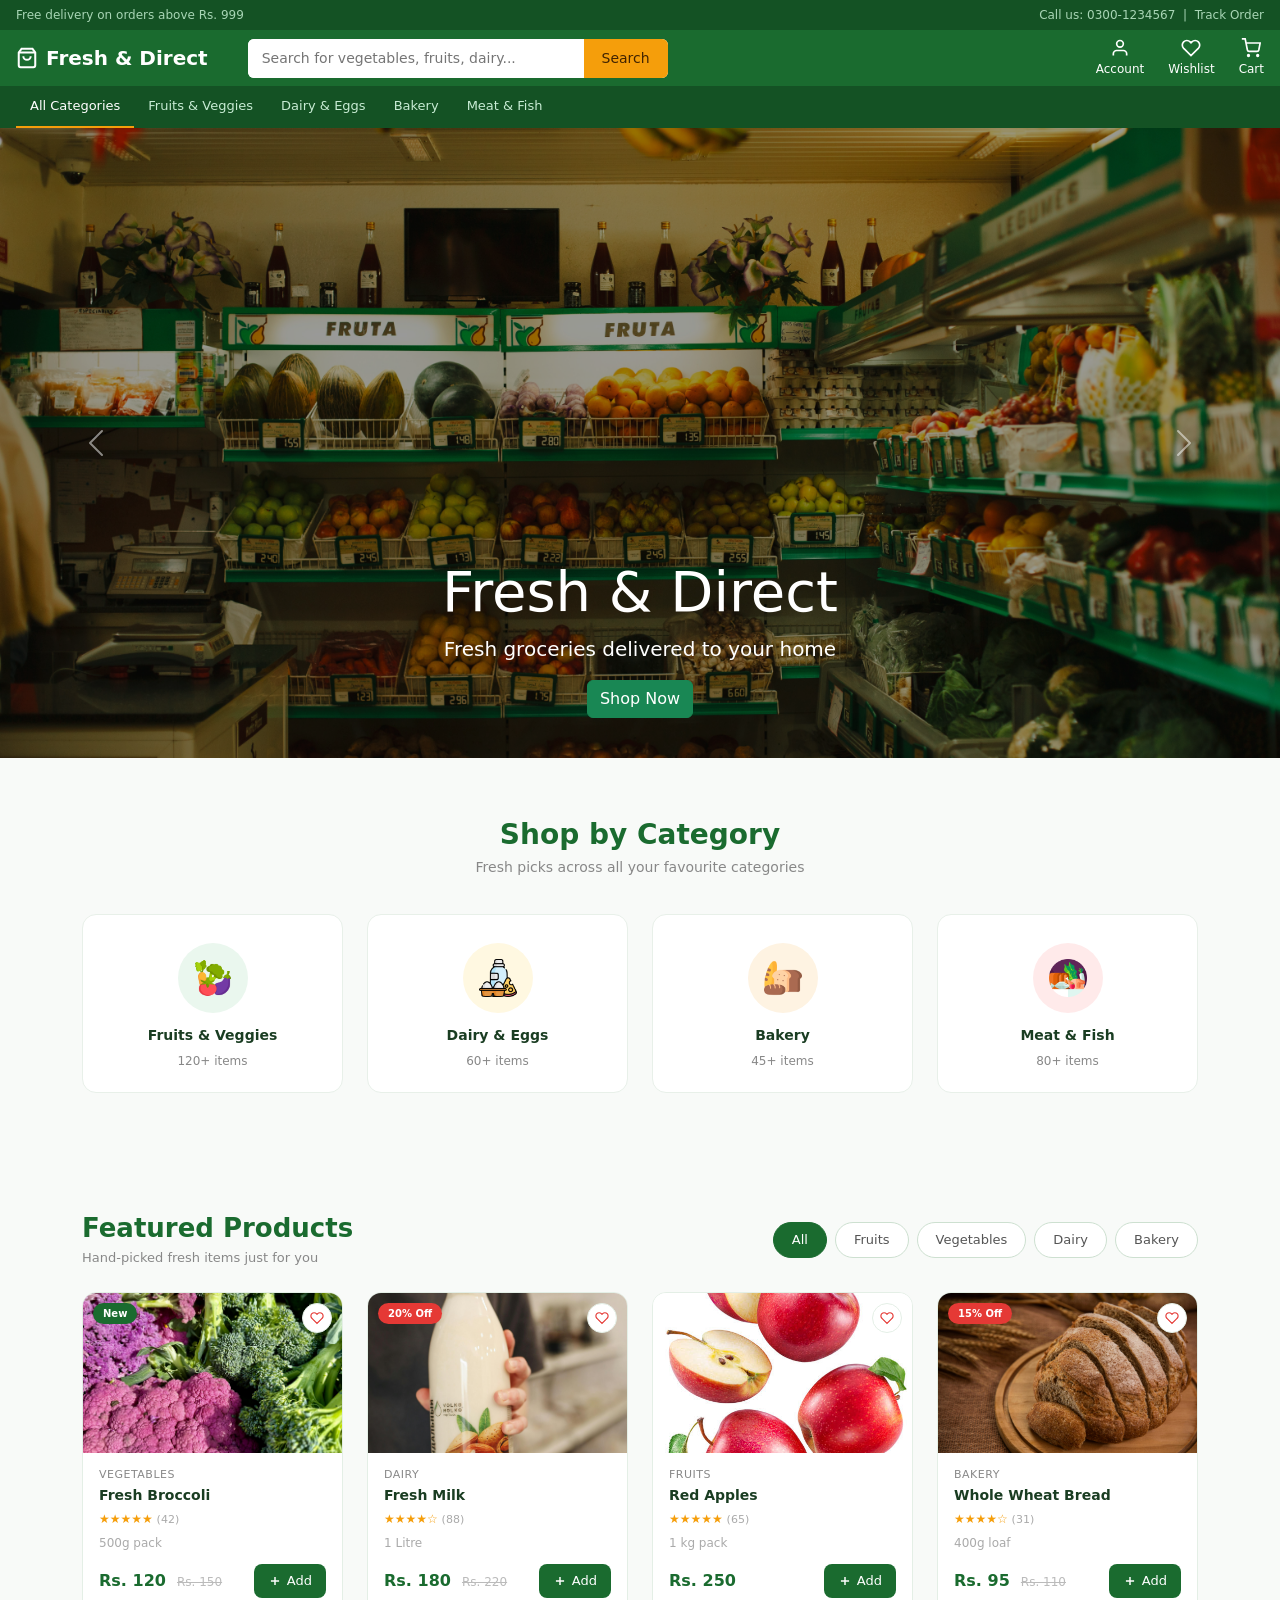
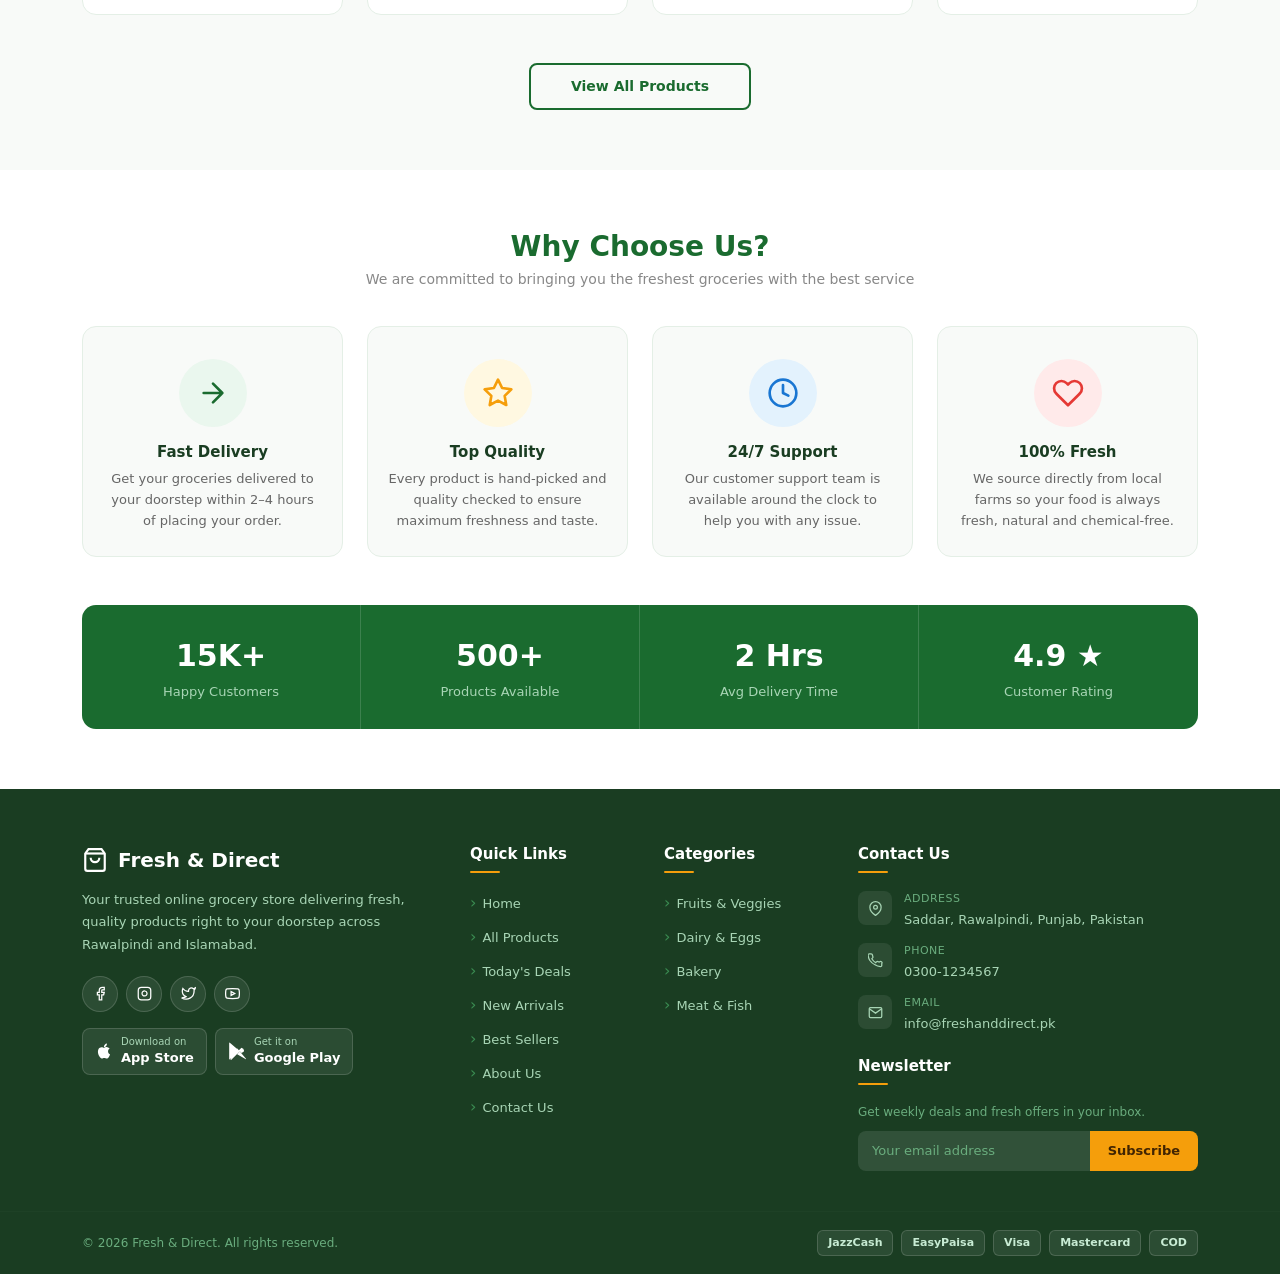
<file: index.html>
<!DOCTYPE html>
<html lang="en">
<head>
    <meta charset="UTF-8">
    <meta name="viewport" content="width=device-width, initial-scale=1.0">
    <title>Fresh & Direct</title>
    <link rel="stylesheet" href="style.css">
    <link href="https://cdn.jsdelivr.net/npm/bootstrap@5.3.0/dist/css/bootstrap.min.css" rel="stylesheet">
</head>

<body>
    <!-- Top Bar -->
<div class="top-bar">
  <span>Free delivery on orders above Rs. 999</span>
  <span class="d-none d-md-block">Call us: 0300-1234567 &nbsp;|&nbsp; Track Order</span>
</div>

<!-- Main Navbar -->
<nav class="navbar navbar-expand-lg main-navbar">
  <div class="container-fluid px-3">

    <!-- Brand -->
    <a class="navbar-brand" href="#">
      <svg width="22" height="22" viewBox="0 0 24 24" fill="none" stroke="currentColor" stroke-width="2.2"><path d="M6 2L3 6v14a2 2 0 002 2h14a2 2 0 002-2V6l-3-4z"/><line x1="3" y1="6" x2="21" y2="6"/><path d="M16 10a4 4 0 01-8 0"/></svg>
      Fresh &amp; Direct
    </a>

    <!-- Mobile Icons (visible on mobile only) -->
    <div class="d-flex d-lg-none align-items-center gap-3 ms-auto me-2">
      <a href="#" class="nav-icon-link position-relative">
        <svg width="22" height="22" viewBox="0 0 24 24" fill="none" stroke="#fff" stroke-width="2"><circle cx="9" cy="21" r="1"/><circle cx="20" cy="21" r="1"/><path d="M1 1h4l2.68 13.39a2 2 0 002 1.61h9.72a2 2 0 001.95-1.57l1.65-8.43H6"/></svg>
        <span class="cart-badge">3</span>
      </a>
      <a href="#" class="nav-icon-link">
        <svg width="22" height="22" viewBox="0 0 24 24" fill="none" stroke="#fff" stroke-width="2"><path d="M20 21v-2a4 4 0 00-4-4H8a4 4 0 00-4 4v2"/><circle cx="12" cy="7" r="4"/></svg>
      </a>
    </div>

    <!-- Hamburger -->
    <button class="navbar-toggler" type="button" data-bs-toggle="collapse" data-bs-target="#mainMenu">
      <span class="navbar-toggler-icon"></span>
    </button>

    <div class="collapse navbar-collapse" id="mainMenu">

      <!-- Search Bar -->
      <div class="search-wrap mx-lg-4 my-2 my-lg-0">
        <input type="text" placeholder="Search for vegetables, fruits, dairy...">
        <button>Search</button>
      </div>

      <!-- Desktop Icons -->
      <div class="d-none d-lg-flex align-items-center gap-4 ms-auto">
        <a href="login.html" class="nav-icon-link">
          <svg width="20" height="20" viewBox="0 0 24 24" fill="none" stroke="#fff" stroke-width="2"><path d="M20 21v-2a4 4 0 00-4-4H8a4 4 0 00-4 4v2"/><circle cx="12" cy="7" r="4"/></svg>
          <span>Account</span>
        </a>
        <a href="#" class="nav-icon-link">
          <svg width="20" height="20" viewBox="0 0 24 24" fill="none" stroke="#fff" stroke-width="2"><path d="M20.84 4.61a5.5 5.5 0 00-7.78 0L12 5.67l-1.06-1.06a5.5 5.5 0 00-7.78 7.78l1.06 1.06L12 21.23l7.78-7.78 1.06-1.06a5.5 5.5 0 000-7.78z"/></svg>
          <span>Wishlist</span>
        </a>
        <a href="#" class="nav-icon-link position-relative">
          <svg width="20" height="20" viewBox="0 0 24 24" fill="none" stroke="#fff" stroke-width="2"><circle cx="9" cy="21" r="1"/><circle cx="20" cy="21" r="1"/><path d="M1 1h4l2.68 13.39a2 2 0 002 1.61h9.72a2 2 0 001.95-1.57l1.65-8.43H6"/></svg>
          <span>Cart</span>
          <span class="cart-badge">3</span>
        </a>
      </div>

    </div>
  </div>
</nav>

<!-- Category Nav -->
<div class="category-nav">
  <div class="container-fluid px-3">
    <div class="cat-links">
      <a href="#" class="cat-link active">All Categories</a>
      <a href="#" class="cat-link">Fruits &amp; Veggies</a>
      <a href="#" class="cat-link">Dairy &amp; Eggs</a>
      <a href="#" class="cat-link">Bakery</a>
      <a href="#" class="cat-link">Meat &amp; Fish</a>
    </div>
  </div>
</div>

    <div class="container-fluid px-0">

        <div id="carouselExample" class="carousel slide" data-bs-ride="carousel">

            <div class="carousel-inner">

                <!-- Slide 1 -->
                <div class="carousel-item active">
                    <img src="images/img7.jpg" class="d-block w-100" alt="Fresh & Direct">
                    <div class="carousel-caption text-center">
                        <h1 class="display-4">Fresh & Direct</h1>
                        <p class="lead">Fresh groceries delivered to your home</p>
                        <button class="btn btn-success"><a class="hero_sec_btn" href="products.html">Shop Now</a></button>
                    </div>
                </div>

                <!-- Slide 2 -->
                <div class="carousel-item">
                    <img src="images/img9.jpg" class="d-block w-100" alt="Best Quality Products">
                    <div class="carousel-caption text-center">
                        <h1 class="display-4">Best Quality Products</h1>
                        <p class="lead">Healthy and fresh every day</p>
                        <button class="btn btn-success"><a class="hero_sec_btn" href="products.html">Explore</a></button>
                    </div>
                </div>

                <!-- Slide 3 -->
                <div class="carousel-item">
                    <img src="images/img8.jpg" class="d-block w-100" alt="Fast Delivery">
                    <div class="carousel-caption text-center">
                        <h1 class="display-4">Fast Delivery</h1>
                        <p class="lead">Get your order within hours</p>
                        <button class="btn btn-success"><a class="hero_sec_btn" href="products.html">Order Now</a></button>
                    </div>
                </div>

            </div>

            <!-- Controls -->
            <button class="carousel-control-prev" type="button" data-bs-target="#carouselExample" data-bs-slide="prev">
                <span class="carousel-control-prev-icon"></span>
            </button>
            <button class="carousel-control-next" type="button" data-bs-target="#carouselExample" data-bs-slide="next">
                <span class="carousel-control-next-icon"></span>
            </button>

        </div>
    </div>
    <!-- Category Section -->
<section class="category-section">
  <div class="container">

    <div class="section-heading text-center">
      <h2>Shop by Category</h2>
      <p>Fresh picks across all your favourite categories</p>
    </div>

    <div class="row g-4 justify-content-center">

      <!-- Fruits & Veggies -->
      <div class="col-6 col-sm-4 col-md-3 col-lg-3">
        <div class="cat-card text-center">
          <div class="cat-icon" style="background:#eaf7ee;">
            <img src="images/vegetable.png" alt="Fruits & Veggies">
          </div>
          <h6 class="cat-name">Fruits &amp; Veggies</h6>
          <span class="cat-count">120+ items</span>
        </div>
      </div>

      <!-- Dairy & Eggs -->
      <div class="col-6 col-sm-4 col-md-3 col-lg-3">
        <div class="cat-card text-center">
          <div class="cat-icon" style="background:#fff8e1;">
            <img src="images/dairy-products.png" alt="Dairy & Eggs">
          </div>
          <h6 class="cat-name">Dairy &amp; Eggs</h6>
          <span class="cat-count">60+ items</span>
        </div>
      </div>

      <!-- Bakery -->
      <div class="col-6 col-sm-4 col-md-3 col-lg-3">
        <div class="cat-card text-center">
          <div class="cat-icon" style="background:#fef3e2;">
            <img src="images/bread.png" alt="Bakery">
          </div>
          <h6 class="cat-name">Bakery</h6>
          <span class="cat-count">45+ items</span>
        </div>
      </div>

      <!-- Meat & Fish -->
      <div class="col-6 col-sm-4 col-md-3 col-lg-3">
        <div class="cat-card text-center">
          <div class="cat-icon" style="background:#ffeaea;">
            <img src="images/food.png" alt="Meat & Fish">
          </div>
          <h6 class="cat-name">Meat &amp; Fish</h6>
          <span class="cat-count">80+ items</span>
        </div>
      </div>

      

    </div>
  </div>
</section>
<!-- Featured Products Section -->
<section class="fp-section">
  <div class="container">

    <div class="fp-top d-flex align-items-center justify-content-between flex-wrap gap-3 mb-4">
      <div>
        <h2 class="fp-title">Featured Products</h2>
        <p class="fp-sub">Hand-picked fresh items just for you</p>
      </div>
      <div class="fp-tabs d-flex gap-2 flex-wrap">
        <button class="fp-tab active">All</button>
        <button class="fp-tab">Fruits</button>
        <button class="fp-tab">Vegetables</button>
        <button class="fp-tab">Dairy</button>
        <button class="fp-tab">Bakery</button>
      </div>
    </div>

    <div class="row g-4">

      <!-- Product 1 -->
      <div class="col-6 col-md-4 col-lg-3">
        <div class="prod-card">
          <div class="prod-img" style="background:#eaf7ee;">
            <span class="badge-new">New</span>
            <button class="wishlist-btn"><svg width="14" height="14" viewBox="0 0 24 24" fill="none" stroke="#e53935" stroke-width="2"><path d="M20.84 4.61a5.5 5.5 0 00-7.78 0L12 5.67l-1.06-1.06a5.5 5.5 0 00-7.78 7.78l1.06 1.06L12 21.23l7.78-7.78 1.06-1.06a5.5 5.5 0 000-7.78z"/></svg></button>
            <img src="images/broccoli.jpg" alt="Fresh Broccoli" style="width: 100%; height: 100%; object-fit: cover; display: block;">
          </div>
          <div class="prod-body">
            <div class="prod-cat">Vegetables</div>
            <h6 class="prod-name">Fresh Broccoli</h6>
            <div class="stars">★★★★★ <span>(42)</span></div>
            <div class="prod-weight">500g pack</div>
            <div class="prod-footer">
              <div><span class="prod-price">Rs. 120</span><span class="prod-old">Rs. 150</span></div>
              <button class="add-btn">
                <svg width="14" height="14" viewBox="0 0 24 24" fill="none" stroke="#fff" stroke-width="2.5"><line x1="12" y1="5" x2="12" y2="19"/><line x1="5" y1="12" x2="19" y2="12"/></svg>
                Add
              </button>
            </div>
          </div>
        </div>
      </div>

      <!-- Product 2 -->
      <div class="col-6 col-md-4 col-lg-3">
        <div class="prod-card">
          <div class="prod-img" style="background:#fff8e1;">
            <span class="badge-sale">20% Off</span>
            <button class="wishlist-btn"><svg width="14" height="14" viewBox="0 0 24 24" fill="none" stroke="#e53935" stroke-width="2"><path d="M20.84 4.61a5.5 5.5 0 00-7.78 0L12 5.67l-1.06-1.06a5.5 5.5 0 00-7.78 7.78l1.06 1.06L12 21.23l7.78-7.78 1.06-1.06a5.5 5.5 0 000-7.78z"/></svg></button>
            <img src="images/milk.jpg" alt="Fresh Milk" style="width: 100%; height: 100%; object-fit: cover; display: block;">
          </div>
          <div class="prod-body">
            <div class="prod-cat">Dairy</div>
            <h6 class="prod-name">Fresh Milk</h6>
            <div class="stars">★★★★☆ <span>(88)</span></div>
            <div class="prod-weight">1 Litre</div>
            <div class="prod-footer">
              <div><span class="prod-price">Rs. 180</span><span class="prod-old">Rs. 220</span></div>
              <button class="add-btn">
                <svg width="14" height="14" viewBox="0 0 24 24" fill="none" stroke="#fff" stroke-width="2.5"><line x1="12" y1="5" x2="12" y2="19"/><line x1="5" y1="12" x2="19" y2="12"/></svg>
                Add
              </button>
            </div>
          </div>
        </div>
      </div>

      <!-- Product 3 -->
      <div class="col-6 col-md-4 col-lg-3">
        <div class="prod-card">
          <div class="prod-img" style="background:#ffeaea;">
            <button class="wishlist-btn"><svg width="14" height="14" viewBox="0 0 24 24" fill="none" stroke="#e53935" stroke-width="2"><path d="M20.84 4.61a5.5 5.5 0 00-7.78 0L12 5.67l-1.06-1.06a5.5 5.5 0 00-7.78 7.78l1.06 1.06L12 21.23l7.78-7.78 1.06-1.06a5.5 5.5 0 000-7.78z"/></svg></button>
            <img src="images/apple.jpg" alt="Red Apples" style="width: 100%; height: 100%; object-fit: cover; display: block;">
          </div>
          <div class="prod-body">
            <div class="prod-cat">Fruits</div>
            <h6 class="prod-name">Red Apples</h6>
            <div class="stars">★★★★★ <span>(65)</span></div>
            <div class="prod-weight">1 kg pack</div>
            <div class="prod-footer">
              <div><span class="prod-price">Rs. 250</span></div>
              <button class="add-btn">
                <svg width="14" height="14" viewBox="0 0 24 24" fill="none" stroke="#fff" stroke-width="2.5"><line x1="12" y1="5" x2="12" y2="19"/><line x1="5" y1="12" x2="19" y2="12"/></svg>
                Add
              </button>
            </div>
          </div>
        </div>
      </div>

      <!-- Product 4 -->
      <div class="col-6 col-md-4 col-lg-3">
        <div class="prod-card">
          <div class="prod-img" style="background:#fef3e2;">
            <span class="badge-sale">15% Off</span>
            <button class="wishlist-btn"><svg width="14" height="14" viewBox="0 0 24 24" fill="none" stroke="#e53935" stroke-width="2"><path d="M20.84 4.61a5.5 5.5 0 00-7.78 0L12 5.67l-1.06-1.06a5.5 5.5 0 00-7.78 7.78l1.06 1.06L12 21.23l7.78-7.78 1.06-1.06a5.5 5.5 0 000-7.78z"/></svg></button>
            <img src="images/wheat_bread.jpg" alt="Whole Wheat Bread" style="width: 100%; height: 100%; object-fit: cover; display: block;">
          </div>
          <div class="prod-body">
            <div class="prod-cat">Bakery</div>
            <h6 class="prod-name">Whole Wheat Bread</h6>
            <div class="stars">★★★★☆ <span>(31)</span></div>
            <div class="prod-weight">400g loaf</div>
            <div class="prod-footer">
              <div><span class="prod-price">Rs. 95</span><span class="prod-old">Rs. 110</span></div>
              <button class="add-btn">
                <svg width="14" height="14" viewBox="0 0 24 24" fill="none" stroke="#fff" stroke-width="2.5"><line x1="12" y1="5" x2="12" y2="19"/><line x1="5" y1="12" x2="19" y2="12"/></svg>
                Add
              </button>
            </div>
          </div>
        </div>
      </div>

    </div>

    <div class="text-center mt-5">
      <a href="products.html" class="view-all-btn">View All Products</a>
    </div>

  </div>
</section>
<!-- Why Choose Us Section -->
<section class="wcu-section">
  <div class="container">

    <div class="section-heading text-center">
      <h2>Why Choose Us?</h2>
      <p>We are committed to bringing you the freshest groceries with the best service</p>
    </div>

    <div class="row g-4 mb-5">

      <!-- Fast Delivery -->
      <div class="col-6 col-md-3">
        <div class="wcu-card text-center">
          <div class="wcu-icon mx-auto" style="background:#eaf7ee;">
            <svg width="32" height="32" viewBox="0 0 24 24" fill="none" stroke="#1a6b2f" stroke-width="2" stroke-linecap="round" stroke-linejoin="round"><path d="M5 12h14M12 5l7 7-7 7"/></svg>
          </div>
          <h6 class="wcu-title">Fast Delivery</h6>
          <p class="wcu-desc">Get your groceries delivered to your doorstep within 2–4 hours of placing your order.</p>
        </div>
      </div>

      <!-- Top Quality -->
      <div class="col-6 col-md-3">
        <div class="wcu-card text-center">
          <div class="wcu-icon mx-auto" style="background:#fff8e1;">
            <svg width="32" height="32" viewBox="0 0 24 24" fill="none" stroke="#f59e0b" stroke-width="2" stroke-linecap="round" stroke-linejoin="round"><path d="M12 2l3.09 6.26L22 9.27l-5 4.87 1.18 6.88L12 17.77l-6.18 3.25L7 14.14 2 9.27l6.91-1.01L12 2z"/></svg>
          </div>
          <h6 class="wcu-title">Top Quality</h6>
          <p class="wcu-desc">Every product is hand-picked and quality checked to ensure maximum freshness and taste.</p>
        </div>
      </div>

      <!-- 24/7 Support -->
      <div class="col-6 col-md-3">
        <div class="wcu-card text-center">
          <div class="wcu-icon mx-auto" style="background:#e3f2fd;">
            <svg width="32" height="32" viewBox="0 0 24 24" fill="none" stroke="#1976d2" stroke-width="2" stroke-linecap="round" stroke-linejoin="round"><circle cx="12" cy="12" r="10"/><polyline points="12 6 12 12 16 14"/></svg>
          </div>
          <h6 class="wcu-title">24/7 Support</h6>
          <p class="wcu-desc">Our customer support team is available around the clock to help you with any issue.</p>
        </div>
      </div>

      <!-- 100% Fresh -->
      <div class="col-6 col-md-3">
        <div class="wcu-card text-center">
          <div class="wcu-icon mx-auto" style="background:#ffeaea;">
            <svg width="32" height="32" viewBox="0 0 24 24" fill="none" stroke="#e53935" stroke-width="2" stroke-linecap="round" stroke-linejoin="round"><path d="M20.84 4.61a5.5 5.5 0 00-7.78 0L12 5.67l-1.06-1.06a5.5 5.5 0 00-7.78 7.78l1.06 1.06L12 21.23l7.78-7.78 1.06-1.06a5.5 5.5 0 000-7.78z"/></svg>
          </div>
          <h6 class="wcu-title">100% Fresh</h6>
          <p class="wcu-desc">We source directly from local farms so your food is always fresh, natural and chemical-free.</p>
        </div>
      </div>

      

    </div>

    <!-- Stats Bar -->
    <div class="wcu-stats row g-0">
      <div class="col-6 col-md-3 stat-item text-center">
        <div class="stat-num">15K+</div>
        <div class="stat-label">Happy Customers</div>
      </div>
      <div class="col-6 col-md-3 stat-item text-center">
        <div class="stat-num">500+</div>
        <div class="stat-label">Products Available</div>
      </div>
      <div class="col-6 col-md-3 stat-item text-center">
        <div class="stat-num">2 Hrs</div>
        <div class="stat-label">Avg Delivery Time</div>
      </div>
      <div class="col-6 col-md-3 stat-item text-center">
        <div class="stat-num">4.9 &#9733;</div>
        <div class="stat-label">Customer Rating</div>
      </div>
    </div>

  </div>
</section>


    <script src="https://cdn.jsdelivr.net/npm/bootstrap@5.3.0/dist/js/bootstrap.bundle.min.js"></script>

</body>
<!-- Footer -->
<footer class="site-footer">
  <div class="footer-top">
    <div class="container">
      <div class="row g-5">

        <!-- Brand Column -->
        <div class="col-12 col-md-6 col-lg-4">
          <div class="footer-brand">
            <svg width="26" height="26" viewBox="0 0 24 24" fill="none" stroke="#fff" stroke-width="2"><path d="M6 2L3 6v14a2 2 0 002 2h14a2 2 0 002-2V6l-3-4z"/><line x1="3" y1="6" x2="21" y2="6"/><path d="M16 10a4 4 0 01-8 0"/></svg>
            Fresh &amp; Direct
          </div>
          <p class="footer-desc">Your trusted online grocery store delivering fresh, quality products right to your doorstep across Rawalpindi and Islamabad.</p>
          <div class="social-links d-flex gap-2 mb-3">
            <a href="#" class="social-btn">
              <svg width="15" height="15" viewBox="0 0 24 24" fill="none" stroke="#fff" stroke-width="2"><path d="M18 2h-3a5 5 0 00-5 5v3H7v4h3v8h4v-8h3l1-4h-4V7a1 1 0 011-1h3z"/></svg>
            </a>
            <a href="#" class="social-btn">
              <svg width="15" height="15" viewBox="0 0 24 24" fill="none" stroke="#fff" stroke-width="2"><rect x="2" y="2" width="20" height="20" rx="5"/><path d="M16 11.37A4 4 0 1112.63 8 4 4 0 0116 11.37z"/><line x1="17.5" y1="6.5" x2="17.51" y2="6.5"/></svg>
            </a>
            <a href="#" class="social-btn">
              <svg width="15" height="15" viewBox="0 0 24 24" fill="none" stroke="#fff" stroke-width="2"><path d="M23 3a10.9 10.9 0 01-3.14 1.53 4.48 4.48 0 00-7.86 3v1A10.66 10.66 0 013 4s-4 9 5 13a11.64 11.64 0 01-7 2c9 5 20 0 20-11.5a4.5 4.5 0 00-.08-.83A7.72 7.72 0 0023 3z"/></svg>
            </a>
            <a href="#" class="social-btn">
              <svg width="15" height="15" viewBox="0 0 24 24" fill="none" stroke="#fff" stroke-width="2"><path d="M22.54 6.42a2.78 2.78 0 00-1.95-1.96C18.88 4 12 4 12 4s-6.88 0-8.59.46A2.78 2.78 0 001.46 6.42 29 29 0 001 12a29 29 0 00.46 5.58 2.78 2.78 0 001.95 1.95C5.12 20 12 20 12 20s6.88 0 8.59-.47a2.78 2.78 0 001.95-1.95A29 29 0 0023 12a29 29 0 00-.46-5.58z"/><polygon points="9.75 15.02 15.5 12 9.75 8.98 9.75 15.02"/></svg>
            </a>
          </div>
          <div class="d-flex gap-2 flex-wrap">
            <a href="#" class="app-badge">
              <svg width="18" height="18" viewBox="0 0 24 24" fill="#fff"><path d="M18.71 19.5c-.83 1.24-1.71 2.45-3.05 2.47-1.34.03-1.77-.79-3.29-.79-1.53 0-2 .77-3.27.82-1.31.05-2.3-1.32-3.14-2.53C4.25 17 2.94 12.45 4.7 9.39c.87-1.52 2.43-2.48 4.12-2.51 1.28-.02 2.5.87 3.29.87.78 0 2.26-1.07 3.8-.91.65.03 2.47.26 3.64 1.98-.09.06-2.17 1.28-2.15 3.81.03 3.02 2.65 4.03 2.68 4.04-.03.07-.42 1.44-1.38 2.83M13 3.5c.73-.83 1.94-1.46 2.94-1.5.13 1.17-.34 2.35-1.04 3.19-.69.85-1.83 1.51-2.95 1.42-.15-1.15.41-2.35 1.05-3.11z"/></svg>
              <div>
                <small>Download on</small>
                <strong>App Store</strong>
              </div>
            </a>
            <a href="#" class="app-badge">
              <svg width="18" height="18" viewBox="0 0 24 24" fill="#fff"><path d="M3.18 23.76c.3.17.65.19.97.08l11.65-11.65L12 8.39 3.18 23.76zM20.77 9.29l-2.79-1.6-3.44 3.44 3.44 3.44 2.8-1.61c.8-.46.8-1.67-.01-2.67zM2.08.59C1.77.82 1.57 1.19 1.57 1.64v20.72c0 .45.2.82.51 1.05L15.37 12 2.08.59zM15.8 12.8l-3.62 3.62 11.65 6.72c.32.19.68.2.98.07L15.8 12.8z"/></svg>
              <div>
                <small>Get it on</small>
                <strong>Google Play</strong>
              </div>
            </a>
          </div>
        </div>

        <!-- Quick Links -->
        <div class="col-6 col-md-3 col-lg-2">
          <h6 class="footer-heading">Quick Links</h6>
          <ul class="footer-links">
            <li><a href="index.html">Home</a></li>
            <li><a href="products.html">All Products</a></li>
            <li><a href="#">Today's Deals</a></li>
            <li><a href="#">New Arrivals</a></li>
            <li><a href="#">Best Sellers</a></li>
            <li><a href="about.html">About Us</a></li>
            <li><a href="contact.html">Contact Us</a></li>
          </ul>
        </div>

        <!-- Categories -->
        <div class="col-6 col-md-3 col-lg-2">
          <h6 class="footer-heading">Categories</h6>
          <ul class="footer-links">
            <li><a href="#">Fruits &amp; Veggies</a></li>
            <li><a href="#">Dairy &amp; Eggs</a></li>
            <li><a href="#">Bakery</a></li>
            <li><a href="#">Meat &amp; Fish</a></li>
          </ul>
        </div>

        <!-- Contact & Newsletter -->
        <div class="col-12 col-md-6 col-lg-4">
          <h6 class="footer-heading">Contact Us</h6>
          <div class="contact-item">
            <div class="contact-icon">
              <svg width="15" height="15" viewBox="0 0 24 24" fill="none" stroke="#a8d5b5" stroke-width="2"><path d="M21 10c0 7-9 13-9 13s-9-6-9-13a9 9 0 0118 0z"/><circle cx="12" cy="10" r="3"/></svg>
            </div>
            <div>
              <div class="contact-label">Address</div>
              <div class="contact-text">Saddar, Rawalpindi, Punjab, Pakistan</div>
            </div>
          </div>
          <div class="contact-item">
            <div class="contact-icon">
              <svg width="15" height="15" viewBox="0 0 24 24" fill="none" stroke="#a8d5b5" stroke-width="2"><path d="M22 16.92v3a2 2 0 01-2.18 2 19.79 19.79 0 01-8.63-3.07A19.5 19.5 0 013.07 12 19.79 19.79 0 01.1 3.4 2 2 0 012.08 1.25h3a2 2 0 012 1.72c.127.96.361 1.903.7 2.81a2 2 0 01-.45 2.11L6.09 9.17a16 16 0 006.24 6.24l1.27-1.27a2 2 0 012.11-.45c.907.339 1.85.573 2.81.7A2 2 0 0122 16.92z"/></svg>
            </div>
            <div>
              <div class="contact-label">Phone</div>
              <div class="contact-text">0300-1234567</div>
            </div>
          </div>
          <div class="contact-item">
            <div class="contact-icon">
              <svg width="15" height="15" viewBox="0 0 24 24" fill="none" stroke="#a8d5b5" stroke-width="2"><path d="M4 4h16c1.1 0 2 .9 2 2v12c0 1.1-.9 2-2 2H4c-1.1 0-2-.9-2-2V6c0-1.1.9-2 2-2z"/><polyline points="22,6 12,13 2,6"/></svg>
            </div>
            <div>
              <div class="contact-label">Email</div>
              <div class="contact-text">info@freshanddirect.pk</div>
            </div>
          </div>

          <h6 class="footer-heading mt-4">Newsletter</h6>
          <p class="newsletter-note">Get weekly deals and fresh offers in your inbox.</p>
          <div class="newsletter-wrap">
            <input type="email" placeholder="Your email address">
            <button type="button">Subscribe</button>
          </div>
        </div>

      </div>
    </div>
  </div>

  <hr class="footer-divider">

  <div class="footer-bottom">
    <div class="container">
      <div class="d-flex align-items-center justify-content-between flex-wrap gap-3">
        <p class="footer-copy mb-0">© 2026 Fresh &amp; Direct. All rights reserved.</p>
        <div class="d-flex gap-2 flex-wrap">
          <span class="pay-badge">JazzCash</span>
          <span class="pay-badge">EasyPaisa</span>
          <span class="pay-badge">Visa</span>
          <span class="pay-badge">Mastercard</span>
          <span class="pay-badge">COD</span>
        </div>
      </div>
    </div>
  </div>

</footer>
<script src="main.js"></script>
</html>
</file>
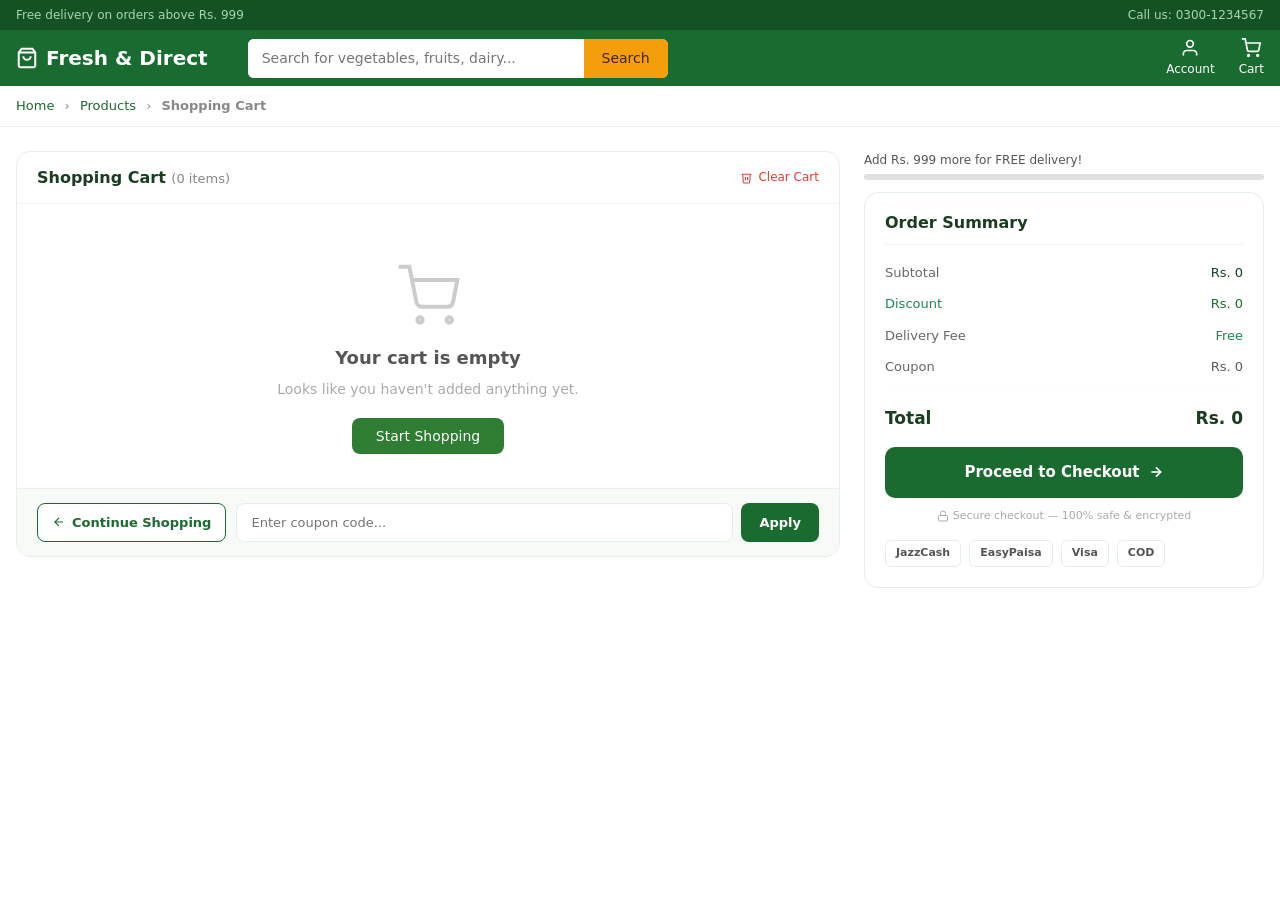
<file: cart.html>
<!DOCTYPE html>
<html lang="en">
<head>
    <meta charset="UTF-8">
    <meta name="viewport" content="width=device-width, initial-scale=1.0">
    <title>Shopping Cart – Fresh & Direct</title>
    <link rel="stylesheet" href="style.css">
    <link rel="stylesheet" href="cart.css">
    <link href="https://cdn.jsdelivr.net/npm/bootstrap@5.3.0/dist/css/bootstrap.min.css" rel="stylesheet">
</head>
<body>

  <!-- Top Bar -->
  <div class="top-bar">
    <span>Free delivery on orders above Rs. 999</span>
    <span class="d-none d-md-block">Call us: 0300-1234567</span>
  </div>

  <!-- Navbar -->
  <nav class="navbar navbar-expand-lg main-navbar">
    <div class="container-fluid px-3">
      <a class="navbar-brand" href="index.html">
        <svg width="22" height="22" viewBox="0 0 24 24" fill="none" stroke="currentColor" stroke-width="2.2"><path d="M6 2L3 6v14a2 2 0 002 2h14a2 2 0 002-2V6l-3-4z"/><line x1="3" y1="6" x2="21" y2="6"/><path d="M16 10a4 4 0 01-8 0"/></svg>
        Fresh &amp; Direct
      </a>
      <div class="d-flex d-lg-none align-items-center gap-3 ms-auto me-2">
        <a href="cart.html" class="nav-icon-link position-relative">
          <svg width="22" height="22" viewBox="0 0 24 24" fill="none" stroke="#fff" stroke-width="2"><circle cx="9" cy="21" r="1"/><circle cx="20" cy="21" r="1"/><path d="M1 1h4l2.68 13.39a2 2 0 002 1.61h9.72a2 2 0 001.95-1.57l1.65-8.43H6"/></svg>
          <span class="cart-badge" id="cartCount">3</span>
        </a>
      </div>
      <button class="navbar-toggler" type="button" data-bs-toggle="collapse" data-bs-target="#mainMenu">
        <span class="navbar-toggler-icon"></span>
      </button>
      <div class="collapse navbar-collapse" id="mainMenu">
        <div class="search-wrap mx-lg-4 my-2 my-lg-0">
          <input type="text" placeholder="Search for vegetables, fruits, dairy...">
          <button>Search</button>
        </div>
        <div class="d-none d-lg-flex align-items-center gap-4 ms-auto">
          <a href="login.html" class="nav-icon-link">
            <svg width="20" height="20" viewBox="0 0 24 24" fill="none" stroke="#fff" stroke-width="2"><path d="M20 21v-2a4 4 0 00-4-4H8a4 4 0 00-4 4v2"/><circle cx="12" cy="7" r="4"/></svg>
            <span>Account</span>
          </a>
          <a href="cart.html" class="nav-icon-link position-relative">
            <svg width="20" height="20" viewBox="0 0 24 24" fill="none" stroke="#fff" stroke-width="2"><circle cx="9" cy="21" r="1"/><circle cx="20" cy="21" r="1"/><path d="M1 1h4l2.68 13.39a2 2 0 002 1.61h9.72a2 2 0 001.95-1.57l1.65-8.43H6"/></svg>
            <span>Cart</span>
            <span class="cart-badge" id="cartCountDesktop">3</span>
          </a>
        </div>
      </div>
    </div>
  </nav>

  <!-- Breadcrumb -->
  <div class="breadcrumb-bar">
    <div class="container-fluid px-3">
      <a href="index.html">Home</a>
      <span class="bc-sep">›</span>
      <a href="products.html">Products</a>
      <span class="bc-sep">›</span>
      <strong>Shopping Cart</strong>
    </div>
  </div>

  <!-- Page Content -->
  <div class="container-fluid px-3 py-4">
    <div class="row g-4">

      <!-- Cart Items -->
      <div class="col-lg-8">

        <div class="cart-box">
          <div class="cart-box-header d-flex align-items-center justify-content-between">
            <h5 class="cart-box-title">Shopping Cart <span id="itemCount">(3 items)</span></h5>
            <button class="clear-cart-btn" id="clearCart">
              <svg width="13" height="13" viewBox="0 0 24 24" fill="none" stroke="#e53935" stroke-width="2"><polyline points="3 6 5 6 21 6"/><path d="M19 6l-1 14a2 2 0 01-2 2H8a2 2 0 01-2-2L5 6"/><path d="M10 11v6M14 11v6"/></svg>
              Clear Cart
            </button>
          </div>


          <!-- Cart Item 1 -->
          <div class="cart-item" id="item2" data-price="180">
            <div class="ci-img" style="background:#fff8e1;">
              <img src="images/milk.jpg" alt="Fresh Milk">
            </div>
            <div class="ci-info">
              <div class="ci-cat">Dairy</div>
              <h6 class="ci-name">Fresh Milk</h6>
              <div class="ci-weight">1 Litre</div>
              <div class="ci-price">Rs. 180</div>
            </div>
            <div class="ci-right">
              <button class="ci-remove" onclick="removeItem('item2')">
                <svg width="16" height="16" viewBox="0 0 24 24" fill="none" stroke="currentColor" stroke-width="2"><line x1="18" y1="6" x2="6" y2="18"/><line x1="6" y1="6" x2="18" y2="18"/></svg>
              </button>
              <div class="qty-control">
                <button class="qty-btn" onclick="changeQty('q2', -1, 180, 't2')">−</button>
                <input class="qty-input" id="q2" value="1" readonly>
                <button class="qty-btn" onclick="changeQty('q2', 1, 180, 't2')">+</button>
              </div>
              <div class="ci-total" id="t2">Rs. 180</div>
            </div>
          </div>

          <!-- Cart Item 2 -->
          <div class="cart-item" id="item3" data-price="250">
            <div class="ci-img" style="background:#ffeaea;">
              <img src="images/apple.jpg" alt="Red Apples">
            </div>
            <div class="ci-info">
              <div class="ci-cat">Fruits</div>
              <h6 class="ci-name">Red Apples</h6>
              <div class="ci-weight">1 kg pack</div>
              <div class="ci-price">Rs. 250</div>
            </div>
            <div class="ci-right">
              <button class="ci-remove" onclick="removeItem('item3')">
                <svg width="16" height="16" viewBox="0 0 24 24" fill="none" stroke="currentColor" stroke-width="2"><line x1="18" y1="6" x2="6" y2="18"/><line x1="6" y1="6" x2="18" y2="18"/></svg>
              </button>
              <div class="qty-control">
                <button class="qty-btn" onclick="changeQty('q3', -1, 250, 't3')">−</button>
                <input class="qty-input" id="q3" value="1" readonly>
                <button class="qty-btn" onclick="changeQty('q3', 1, 250, 't3')">+</button>
              </div>
              <div class="ci-total" id="t3">Rs. 250</div>
            </div>
          </div> 

          <!-- Cart Footer -->
          <div class="cart-box-footer">
            <a href="products.html" class="continue-shopping-btn">
              <svg width="14" height="14" viewBox="0 0 24 24" fill="none" stroke="currentColor" stroke-width="2"><line x1="19" y1="12" x2="5" y2="12"/><polyline points="12 19 5 12 12 5"/></svg>
              Continue Shopping
            </a>
            <div class="coupon-wrap">
              <input type="text" class="coupon-input" placeholder="Enter coupon code..." id="couponInput">
              <button class="coupon-apply-btn" onclick="applyCoupon()">Apply</button>
            </div>
          </div>
        </div>

      </div>

      <!-- Order Summary -->
      <div class="col-lg-4">

        <!-- Free Delivery Banner -->
        <div class="free-delivery-banner mb-3">
          <div class="fd-icon">
            <svg width="18" height="18" viewBox="0 0 24 24" fill="none" stroke="#fff" stroke-width="2"><rect x="1" y="3" width="15" height="13"/><polygon points="16 8 20 8 23 11 23 16 16 16 16 8"/><circle cx="5.5" cy="18.5" r="2.5"/><circle cx="18.5" cy="18.5" r="2.5"/></svg>
          </div>
          <div>
            <strong>Free Delivery!</strong>
            <p>Your order qualifies for free delivery.</p>
          </div>
        </div>

        <!-- Summary Card -->
        <div class="summary-card">
          <h5 class="summary-heading">Order Summary</h5>

          <div class="summary-row">
            <span>Subtotal</span>
            <span id="subtotal">Rs. 670</span>
          </div>
          <div class="summary-row text-success">
            <span>Discount</span>
            <span id="discount">− Rs. 60</span>
          </div>
          <div class="summary-row">
            <span>Delivery Fee</span>
            <span class="text-success">Free</span>
          </div>
          <div class="summary-row">
            <span>Coupon</span>
            <span id="couponDiscount" class="text-muted">− Rs. 0</span>
          </div>

          <hr class="summary-hr">

          <div class="summary-total-row">
            <span>Total</span>
            <span id="grandTotal">Rs. 610</span>
          </div>

          <a href="checkout.html" class="checkout-btn">
            Proceed to Checkout
            <svg width="16" height="16" viewBox="0 0 24 24" fill="none" stroke="#fff" stroke-width="2.5"><line x1="5" y1="12" x2="19" y2="12"/><polyline points="12 5 19 12 12 19"/></svg>
          </a>

          <p class="secure-note">
            <svg width="12" height="12" viewBox="0 0 24 24" fill="none" stroke="#aaa" stroke-width="2"><rect x="3" y="11" width="18" height="11" rx="2"/><path d="M7 11V7a5 5 0 0110 0v4"/></svg>
            Secure checkout — 100% safe &amp; encrypted
          </p>

          <div class="pay-methods-row">
            <span class="pay-pill">JazzCash</span>
            <span class="pay-pill">EasyPaisa</span>
            <span class="pay-pill">Visa</span>
            <span class="pay-pill">COD</span>
          </div>
        </div>

      </div>
    </div>
  </div>

  <script src="https://cdn.jsdelivr.net/npm/bootstrap@5.3.0/dist/js/bootstrap.bundle.min.js"></script>
  <script src="cart.js"></script>
</body>
</html>
</file>
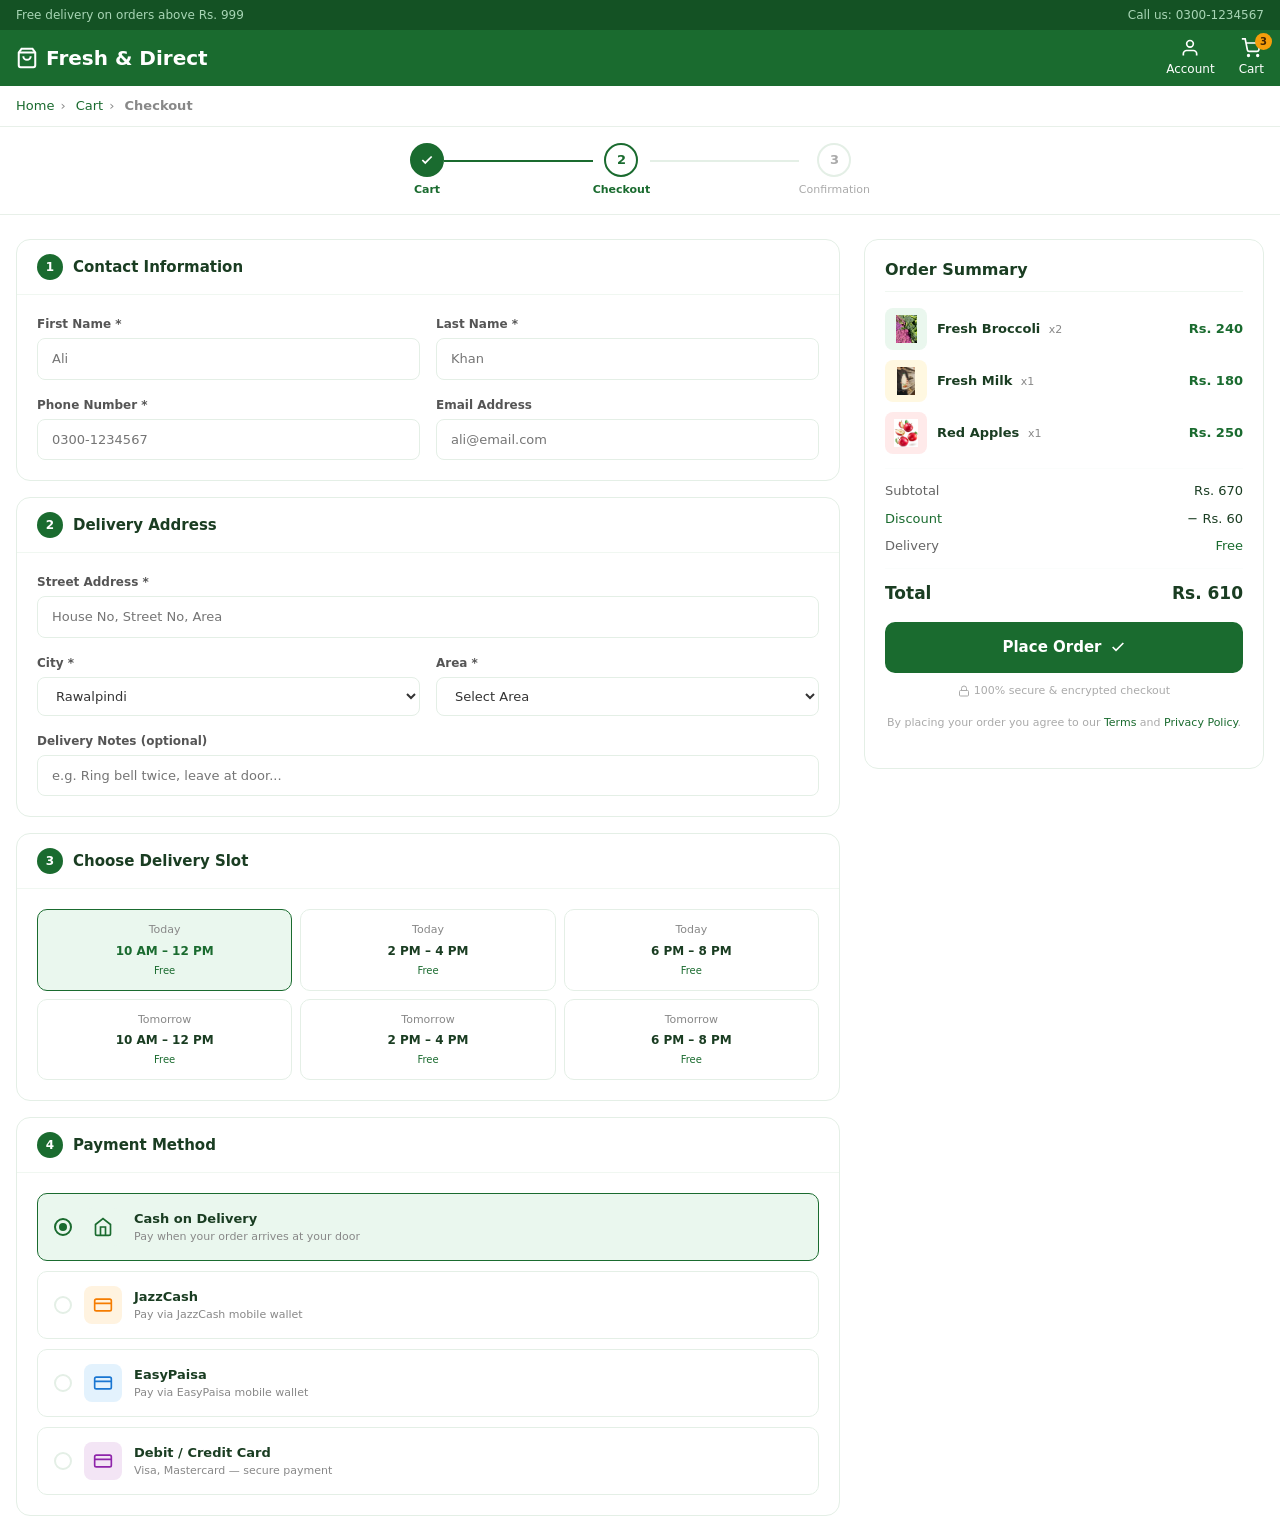
<file: checkout.html>
<!DOCTYPE html>
<html lang="en">
<head>
    <meta charset="UTF-8">
    <meta name="viewport" content="width=device-width, initial-scale=1.0">
    <title>Checkout – Fresh & Direct</title>
    <link rel="stylesheet" href="style.css">
    <link rel="stylesheet" href="checkout.css">
    <link href="https://cdn.jsdelivr.net/npm/bootstrap@5.3.0/dist/css/bootstrap.min.css" rel="stylesheet">
</head>
<body>

  <!-- Top Bar -->
  <div class="top-bar">
    <span>Free delivery on orders above Rs. 999</span>
    <span class="d-none d-md-block">Call us: 0300-1234567</span>
  </div>

  <!-- Navbar -->
  <nav class="navbar navbar-expand-lg main-navbar">
    <div class="container-fluid px-3">
      <a class="navbar-brand" href="index.html">
        <svg width="22" height="22" viewBox="0 0 24 24" fill="none" stroke="currentColor" stroke-width="2.2"><path d="M6 2L3 6v14a2 2 0 002 2h14a2 2 0 002-2V6l-3-4z"/><line x1="3" y1="6" x2="21" y2="6"/><path d="M16 10a4 4 0 01-8 0"/></svg>
        Fresh &amp; Direct
      </a>
      <div class="d-none d-lg-flex align-items-center gap-4 ms-auto">
        <a href="login.html" class="nav-icon-link">
          <svg width="20" height="20" viewBox="0 0 24 24" fill="none" stroke="#fff" stroke-width="2"><path d="M20 21v-2a4 4 0 00-4-4H8a4 4 0 00-4 4v2"/><circle cx="12" cy="7" r="4"/></svg>
          <span>Account</span>
        </a>
        <a href="cart.html" class="nav-icon-link position-relative">
          <svg width="20" height="20" viewBox="0 0 24 24" fill="none" stroke="#fff" stroke-width="2"><circle cx="9" cy="21" r="1"/><circle cx="20" cy="21" r="1"/><path d="M1 1h4l2.68 13.39a2 2 0 002 1.61h9.72a2 2 0 001.95-1.57l1.65-8.43H6"/></svg>
          <span>Cart</span>
          <span class="cart-badge">3</span>
        </a>
      </div>
    </div>
  </nav>

  <!-- Breadcrumb -->
  <div class="breadcrumb-bar">
    <div class="container-fluid px-3">
      <a href="index.html">Home</a><span class="bc-sep">›</span>
      <a href="cart.html">Cart</a><span class="bc-sep">›</span>
      <strong>Checkout</strong>
    </div>
  </div>

  <!-- Progress Steps -->
  <div class="checkout-steps-wrap">
    <div class="checkout-steps">
      <div class="ch-step done">
        <div class="ch-circle">
          <svg width="14" height="14" viewBox="0 0 24 24" fill="none" stroke="#fff" stroke-width="3"><polyline points="20 6 9 17 4 12"/></svg>
        </div>
        <span class="ch-label">Cart</span>
      </div>
      <div class="ch-line done"></div>
      <div class="ch-step active">
        <div class="ch-circle">2</div>
        <span class="ch-label">Checkout</span>
      </div>
      <div class="ch-line"></div>
      <div class="ch-step">
        <div class="ch-circle">3</div>
        <span class="ch-label">Confirmation</span>
      </div>
    </div>
  </div>

  <!-- Page Content -->
  <div class="container-fluid px-3 py-4">
    <div class="row g-4">

      <!-- Left: Forms -->
      <div class="col-lg-8">

        <!-- 1. Contact Info -->
        <div class="checkout-card mb-3">
          <div class="checkout-card-head">
            <span class="step-badge">1</span>
            <h6 class="checkout-card-title">Contact Information</h6>
          </div>
          <div class="checkout-card-body">
            <div class="row g-3">
              <div class="col-sm-6">
                <label class="field-label">First Name *</label>
                <input type="text" class="field-input" placeholder="Ali">
              </div>
              <div class="col-sm-6">
                <label class="field-label">Last Name *</label>
                <input type="text" class="field-input" placeholder="Khan">
              </div>
              <div class="col-sm-6">
                <label class="field-label">Phone Number *</label>
                <input type="tel" class="field-input" placeholder="0300-1234567">
              </div>
              <div class="col-sm-6">
                <label class="field-label">Email Address</label>
                <input type="email" class="field-input" placeholder="ali@email.com">
              </div>
            </div>
          </div>
        </div>

        <!-- 2. Delivery Address -->
        <div class="checkout-card mb-3">
          <div class="checkout-card-head">
            <span class="step-badge">2</span>
            <h6 class="checkout-card-title">Delivery Address</h6>
          </div>
          <div class="checkout-card-body">
            <div class="row g-3">
              <div class="col-12">
                <label class="field-label">Street Address *</label>
                <input type="text" class="field-input" placeholder="House No, Street No, Area">
              </div>
              <div class="col-sm-6">
                <label class="field-label">City *</label>
                <select class="field-select">
                  <option>Select City</option>
                  <option selected>Rawalpindi</option>
                  <option>Islamabad</option>
                </select>
              </div>
              <div class="col-sm-6">
                <label class="field-label">Area *</label>
                <select class="field-select">
                  <option>Select Area</option>
                  <option>Saddar</option>
                  <option>Bahria Town</option>
                  <option>DHA</option>
                  <option>Gulraiz</option>
                  <option>Chaklala</option>
                  <option>Satellite Town</option>
                </select>
              </div>
              <div class="col-12">
                <label class="field-label">Delivery Notes (optional)</label>
                <input type="text" class="field-input" placeholder="e.g. Ring bell twice, leave at door...">
              </div>
            </div>
          </div>
        </div>

        <!-- 3. Delivery Slot -->
        <div class="checkout-card mb-3">
          <div class="checkout-card-head">
            <span class="step-badge">3</span>
            <h6 class="checkout-card-title">Choose Delivery Slot</h6>
          </div>
          <div class="checkout-card-body">
            <div class="row g-2">
              <div class="col-6 col-md-4">
                <div class="slot-card active" onclick="selectSlot(this)">
                  <div class="slot-day">Today</div>
                  <div class="slot-time">10 AM – 12 PM</div>
                  <div class="slot-free">Free</div>
                </div>
              </div>
              <div class="col-6 col-md-4">
                <div class="slot-card" onclick="selectSlot(this)">
                  <div class="slot-day">Today</div>
                  <div class="slot-time">2 PM – 4 PM</div>
                  <div class="slot-free">Free</div>
                </div>
              </div>
              <div class="col-6 col-md-4">
                <div class="slot-card" onclick="selectSlot(this)">
                  <div class="slot-day">Today</div>
                  <div class="slot-time">6 PM – 8 PM</div>
                  <div class="slot-free">Free</div>
                </div>
              </div>
              <div class="col-6 col-md-4">
                <div class="slot-card" onclick="selectSlot(this)">
                  <div class="slot-day">Tomorrow</div>
                  <div class="slot-time">10 AM – 12 PM</div>
                  <div class="slot-free">Free</div>
                </div>
              </div>
              <div class="col-6 col-md-4">
                <div class="slot-card" onclick="selectSlot(this)">
                  <div class="slot-day">Tomorrow</div>
                  <div class="slot-time">2 PM – 4 PM</div>
                  <div class="slot-free">Free</div>
                </div>
              </div>
              <div class="col-6 col-md-4">
                <div class="slot-card" onclick="selectSlot(this)">
                  <div class="slot-day">Tomorrow</div>
                  <div class="slot-time">6 PM – 8 PM</div>
                  <div class="slot-free">Free</div>
                </div>
              </div>
            </div>
          </div>
        </div>

        <!-- 4. Payment Method -->
        <div class="checkout-card">
          <div class="checkout-card-head">
            <span class="step-badge">4</span>
            <h6 class="checkout-card-title">Payment Method</h6>
          </div>
          <div class="checkout-card-body">
            <div class="payment-options">

              <div class="payment-option active" onclick="selectPayment(this)">
                <div class="pay-radio-circle"><div class="pay-radio-inner"></div></div>
                <div class="pay-icon-box" style="background:#eaf7ee;">
                  <svg width="20" height="20" viewBox="0 0 24 24" fill="none" stroke="#1a6b2f" stroke-width="2"><path d="M3 9l9-7 9 7v11a2 2 0 01-2 2H5a2 2 0 01-2-2z"/><polyline points="9 22 9 12 15 12 15 22"/></svg>
                </div>
                <div>
                  <div class="pay-option-name">Cash on Delivery</div>
                  <div class="pay-option-desc">Pay when your order arrives at your door</div>
                </div>
              </div>

              <div class="payment-option" onclick="selectPayment(this)">
                <div class="pay-radio-circle"><div class="pay-radio-inner"></div></div>
                <div class="pay-icon-box" style="background:#fff3e0;">
                  <svg width="20" height="20" viewBox="0 0 24 24" fill="none" stroke="#f57c00" stroke-width="2"><rect x="2" y="5" width="20" height="14" rx="2"/><line x1="2" y1="10" x2="22" y2="10"/></svg>
                </div>
                <div>
                  <div class="pay-option-name">JazzCash</div>
                  <div class="pay-option-desc">Pay via JazzCash mobile wallet</div>
                </div>
              </div>

              <div class="payment-option" onclick="selectPayment(this)">
                <div class="pay-radio-circle"><div class="pay-radio-inner"></div></div>
                <div class="pay-icon-box" style="background:#e3f2fd;">
                  <svg width="20" height="20" viewBox="0 0 24 24" fill="none" stroke="#1976d2" stroke-width="2"><rect x="2" y="5" width="20" height="14" rx="2"/><line x1="2" y1="10" x2="22" y2="10"/></svg>
                </div>
                <div>
                  <div class="pay-option-name">EasyPaisa</div>
                  <div class="pay-option-desc">Pay via EasyPaisa mobile wallet</div>
                </div>
              </div>

              <div class="payment-option" onclick="selectPayment(this)" id="cardOption">
                <div class="pay-radio-circle"><div class="pay-radio-inner"></div></div>
                <div class="pay-icon-box" style="background:#f3e5f5;">
                  <svg width="20" height="20" viewBox="0 0 24 24" fill="none" stroke="#8e24aa" stroke-width="2"><rect x="2" y="5" width="20" height="14" rx="2"/><line x1="2" y1="10" x2="22" y2="10"/></svg>
                </div>
                <div>
                  <div class="pay-option-name">Debit / Credit Card</div>
                  <div class="pay-option-desc">Visa, Mastercard — secure payment</div>
                </div>
              </div>

              <!-- Card fields shown when card is selected -->
              <div class="card-fields" id="cardFields">
                <div class="row g-3 mt-1">
                  <div class="col-12">
                    <label class="field-label">Card Number</label>
                    <input type="text" class="field-input" placeholder="1234 5678 9012 3456" maxlength="19">
                  </div>
                  <div class="col-sm-6">
                    <label class="field-label">Expiry Date</label>
                    <input type="text" class="field-input" placeholder="MM / YY" maxlength="7">
                  </div>
                  <div class="col-sm-6">
                    <label class="field-label">CVV</label>
                    <input type="text" class="field-input" placeholder="123" maxlength="3">
                  </div>
                </div>
              </div>

            </div>
          </div>
        </div>

      </div>

      <!-- Right: Order Summary -->
      <div class="col-lg-4">
        <div class="order-summary-card">
          <h6 class="os-title">Order Summary</h6>

          <!-- Items -->
          <div class="os-items">
            <div class="os-item">
              <div class="os-item-img" style="background:#eaf7ee;">
                <img src="images/broccoli.jpg" alt="Broccoli">
              </div>
              <div class="os-item-name">Fresh Broccoli <span>x2</span></div>
              <div class="os-item-price">Rs. 240</div>
            </div>
            <div class="os-item">
              <div class="os-item-img" style="background:#fff8e1;">
                <img src="images/milk.jpg" alt="Milk">
              </div>
              <div class="os-item-name">Fresh Milk <span>x1</span></div>
              <div class="os-item-price">Rs. 180</div>
            </div>
            <div class="os-item">
              <div class="os-item-img" style="background:#ffeaea;">
                <img src="images/apple.jpg" alt="Apples">
              </div>
              <div class="os-item-name">Red Apples <span>x1</span></div>
              <div class="os-item-price">Rs. 250</div>
            </div>
          </div>

          <hr class="os-hr">

          <div class="os-row"><span>Subtotal</span><span>Rs. 670</span></div>
          <div class="os-row" style="color:#1a6b2f;"><span>Discount</span><span>− Rs. 60</span></div>
          <div class="os-row"><span>Delivery</span><span style="color:#1a6b2f;">Free</span></div>

          <hr class="os-hr">

          <div class="os-total"><span>Total</span><span>Rs. 610</span></div>

          <button class="place-order-btn" onclick="placeOrder()">
            Place Order
            <svg width="16" height="16" viewBox="0 0 24 24" fill="none" stroke="#fff" stroke-width="2.5"><polyline points="20 6 9 17 4 12"/></svg>
          </button>

          <p class="os-secure">
            <svg width="12" height="12" viewBox="0 0 24 24" fill="none" stroke="#aaa" stroke-width="2"><rect x="3" y="11" width="18" height="11" rx="2"/><path d="M7 11V7a5 5 0 0110 0v4"/></svg>
            100% secure &amp; encrypted checkout
          </p>
          <p class="os-terms">By placing your order you agree to our <a href="#">Terms</a> and <a href="#">Privacy Policy</a>.</p>
        </div>
      </div>

    </div>
  </div>

  <script src="https://cdn.jsdelivr.net/npm/bootstrap@5.3.0/dist/js/bootstrap.bundle.min.js"></script>
  <script src="checkout.js"></script>
</body>
</html>
</file>
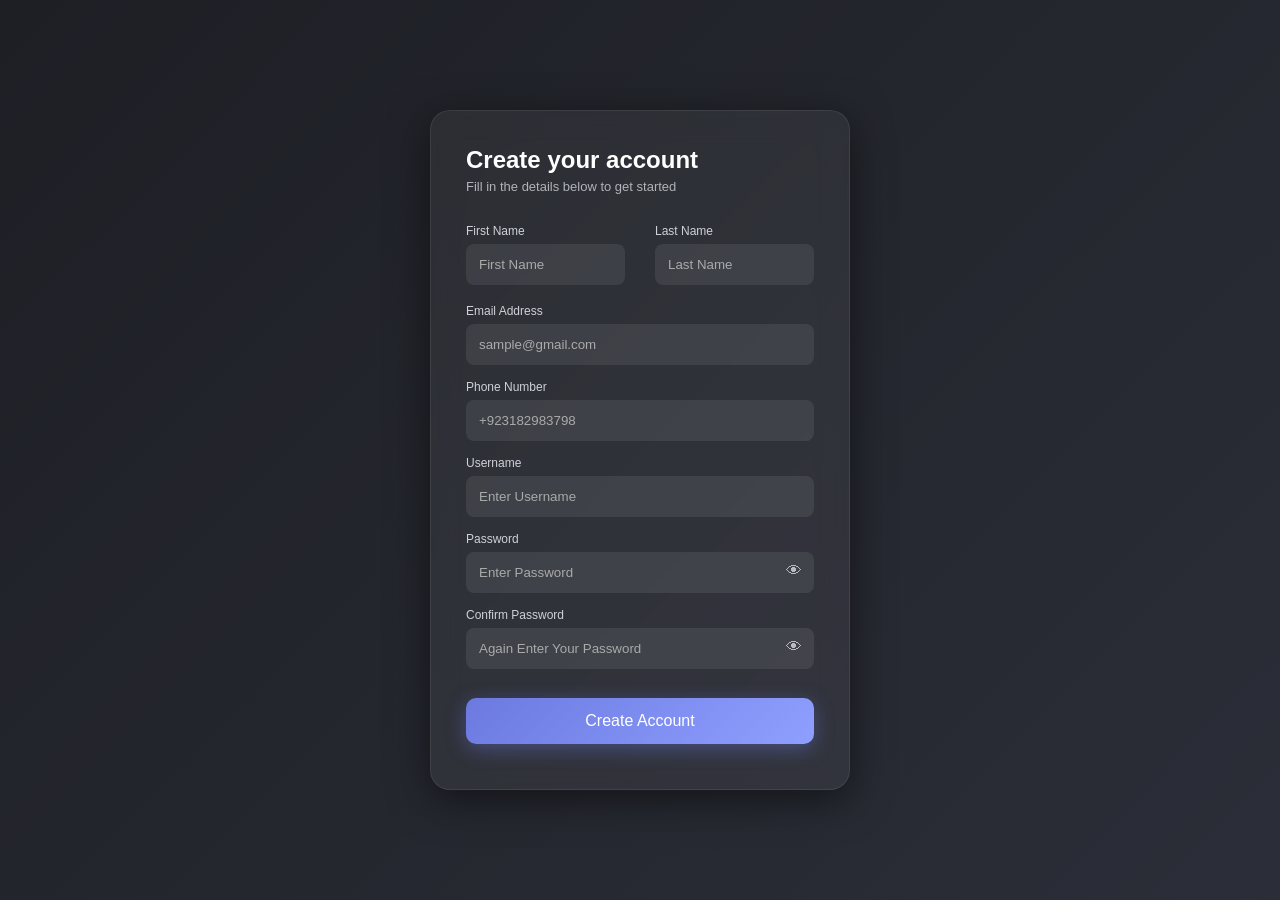
<file: form.html>
<!DOCTYPE html>
<html lang="en">
<head>
<meta charset="UTF-8">
<meta name="viewport" content="width=device-width, initial-scale=1.0">
<title>Signup Form</title>
<link rel="stylesheet" href="from.css">

</head>

<body>

<div class="card">
    <h2>Create your account</h2>
    <p>Fill in the details below to get started</p>

    <form id="signupForm">

        <div class="input-row">
            <div class="input-group">
                <label>First Name</label>
                <input type="text" id="firstName" placeholder="First Name">
                <div class="error" id="firstNameError"></div>
            </div>
            <br>
            <br>

            <div class="input-group">
                <label>Last Name</label>
                <input type="text" id="lastName" placeholder="Last Name">
                <div class="error" id="lastNameError"></div>
            </div>
        </div>

        <div class="input-group">
            <label>Email Address</label>
            <input type="email" id="email" placeholder="sample@gmail.com">
            <div class="error" id="emailError"></div>
        </div>

        <div class="input-group">
            <label>Phone Number</label>
            <input type="tel" id="phone" placeholder="+923182983798">
            <div class="error" id="phoneError"></div>
        </div>

        <div class="input-group">
            <label>Username</label>
            <input type="text" id="username" placeholder="Enter Username">
            <div class="error" id="usernameError"></div>
        </div>

        <div class="input-group">
            <label>Password</label>
            <div class="password-box">
                <input type="password" id="password" placeholder="Enter Password">
                <span class="toggle" onclick="togglePassword('password')">👁</span>
            </div>
            <div class="error" id="passwordError"></div>
        </div>

        <div class="input-group">
            <label>Confirm Password</label>
            <div class="password-box">
                <input type="password" id="confirmPassword" placeholder="Again Enter Your Password" >
                <span class="toggle" onclick="togglePassword('confirmPassword')">👁</span>
            </div>
            <div class="error" id="confirmPasswordError"></div>
        </div>

        <button type="submit">Create Account</button>

        <div class="success" id="successMsg"></div>
    </form>
</div>

<script src="form.js">

</script>

</body>
</html>
</file>
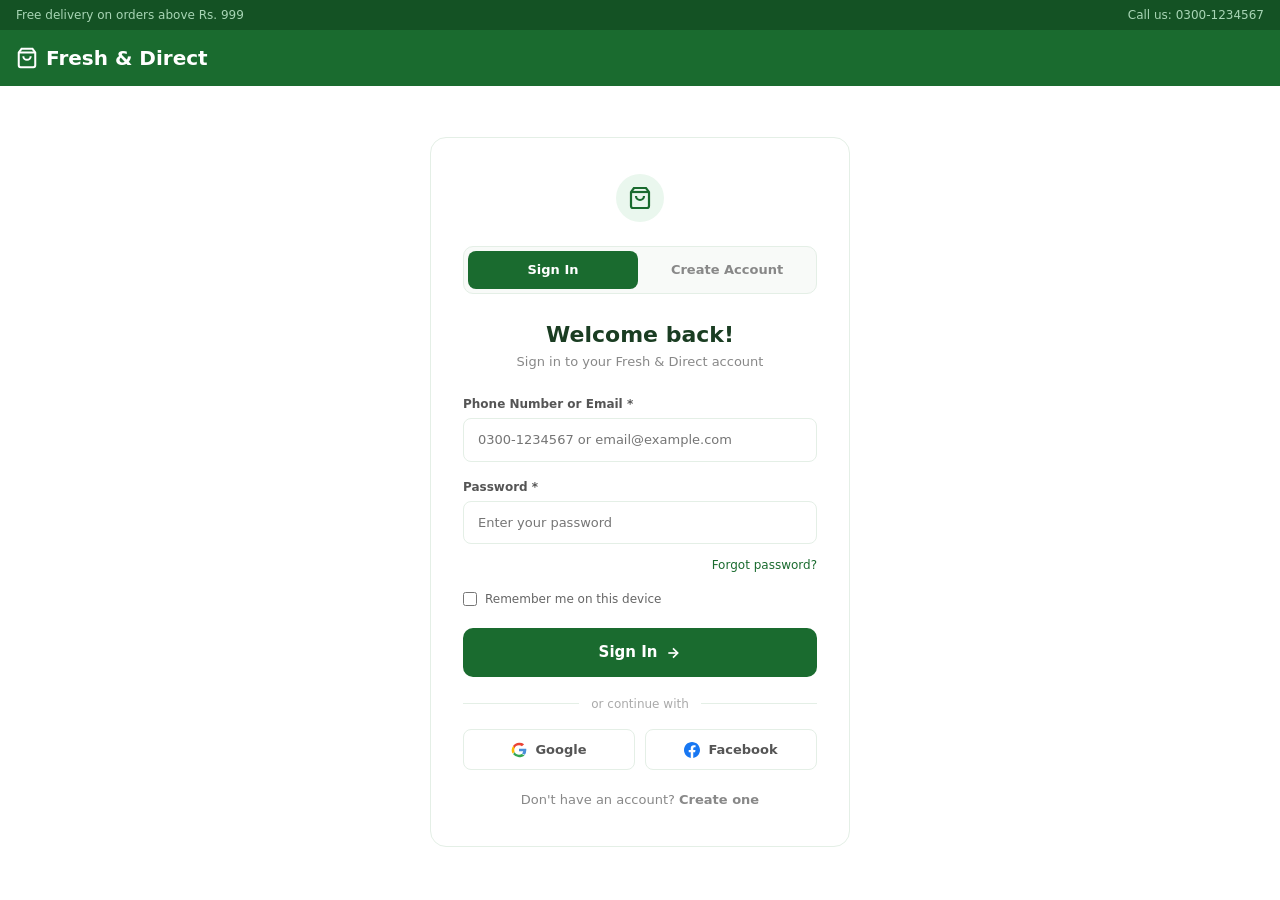
<file: login.html>
<!DOCTYPE html>
<html lang="en">
<head>
    <meta charset="UTF-8">
    <meta name="viewport" content="width=device-width, initial-scale=1.0">
    <title>Login – Fresh & Direct</title>
    <link rel="stylesheet" href="style.css">
    <link rel="stylesheet" href="login.css">
    <link href="https://cdn.jsdelivr.net/npm/bootstrap@5.3.0/dist/css/bootstrap.min.css" rel="stylesheet">
</head>
<body>

  <!-- Top Bar -->
  <div class="top-bar">
    <span>Free delivery on orders above Rs. 999</span>
    <span class="d-none d-md-block">Call us: 0300-1234567</span>
  </div>

  <!-- Navbar -->
  <nav class="navbar main-navbar">
    <div class="container-fluid px-3">
      <a class="navbar-brand" href="index.html">
        <svg width="22" height="22" viewBox="0 0 24 24" fill="none" stroke="currentColor" stroke-width="2.2"><path d="M6 2L3 6v14a2 2 0 002 2h14a2 2 0 002-2V6l-3-4z"/><line x1="3" y1="6" x2="21" y2="6"/><path d="M16 10a4 4 0 01-8 0"/></svg>
        Fresh &amp; Direct
      </a>
    </div>
  </nav>

  <!-- Auth Wrapper -->
  <div class="auth-page-wrap">

    <!-- Form Card -->
    <div class="auth-card">

      <div class="auth-logo-wrap">
        <div class="auth-logo-icon">
          <svg width="24" height="24" viewBox="0 0 24 24" fill="none" stroke="#1a6b2f" stroke-width="2.2"><path d="M6 2L3 6v14a2 2 0 002 2h14a2 2 0 002-2V6l-3-4z"/><line x1="3" y1="6" x2="21" y2="6"/><path d="M16 10a4 4 0 01-8 0"/></svg>
        </div>
      </div>

      <!-- Tabs -->
      <div class="auth-tabs">
        <button class="auth-tab active" id="loginTab" onclick="showPage('login')">Sign In</button>
        <button class="auth-tab" id="registerTab" onclick="showPage('register')">Create Account</button>
      </div>

      <!-- ========== LOGIN FORM ========== -->
      <div class="auth-page active" id="loginPage">
        <h2 class="auth-title">Welcome back!</h2>
        <p class="auth-sub">Sign in to your Fresh &amp; Direct account</p>

        <div class="auth-field-group">
          <label class="auth-label">Phone Number or Email *</label>
          <input type="text" class="auth-input" id="loginId" placeholder="0300-1234567 or email@example.com">
        </div>

        <div class="auth-field-group">
          <label class="auth-label">Password *</label>
          <div class="auth-input-wrap">
            <input type="password" class="auth-input" id="loginPass" placeholder="Enter your password">
            <button class="toggle-pass" type="button" onclick="togglePass('loginPass', this)">
            </button>
          </div>
        </div>

        <div class="auth-forgot">
          <a href="forgot-password.html">Forgot password?</a>
        </div>

        <div class="auth-check-row">
          <input type="checkbox" id="remember">
          <label for="remember">Remember me on this device</label>
        </div>

        <button class="auth-submit-btn" onclick="handleLogin()">
          Sign In
          <svg width="16" height="16" viewBox="0 0 24 24" fill="none" stroke="#fff" stroke-width="2.5"><line x1="5" y1="12" x2="19" y2="12"/><polyline points="12 5 19 12 12 19"/></svg>
        </button>

        <div class="auth-divider"><span>or continue with</span></div>

        <div class="social-login-btns">
          <button class="social-login-btn">
            <svg width="16" height="16" viewBox="0 0 24 24"><path fill="#EA4335" d="M5.27 9.76A7.08 7.08 0 0112 4.9c1.69 0 3.21.6 4.4 1.57l3.27-3.27A11.94 11.94 0 0012 1C8.24 1 4.96 3 3.01 5.99l2.26 3.77z"/><path fill="#34A853" d="M16.04 18.01A7.08 7.08 0 0112 19.1c-2.88 0-5.35-1.72-6.56-4.23L3.2 18.56A11.95 11.95 0 0012 23c3.24 0 6.18-1.26 8.36-3.3l-4.32-1.69z"/><path fill="#4A90D9" d="M20.36 19.7A11.93 11.93 0 0023 12c0-.66-.06-1.3-.17-1.9H12v3.8h6.27a5.25 5.25 0 01-1.9 3.18l4 1.62z"/><path fill="#FBBC05" d="M5.44 14.87A7.15 7.15 0 014.9 12c0-1.01.18-1.98.5-2.87L3.14 5.96A11.92 11.92 0 001 12c0 1.96.48 3.8 1.32 5.43l3.12-2.56z"/></svg>
            Google
          </button>
          <button class="social-login-btn">
            <svg width="16" height="16" viewBox="0 0 24 24" fill="#1877F2"><path d="M24 12.07C24 5.41 18.63 0 12 0S0 5.41 0 12.07C0 18.1 4.39 23.1 10.13 24v-8.44H7.08v-3.49h3.04V9.41c0-3.02 1.8-4.7 4.54-4.7 1.31 0 2.68.24 2.68.24v2.97h-1.51c-1.49 0-1.95.93-1.95 1.88v2.27h3.32l-.53 3.49h-2.79V24C19.61 23.1 24 18.1 24 12.07z"/></svg>
            Facebook
          </button>
        </div>

        <p class="auth-switch-text">Don't have an account? <a onclick="showPage('register')">Create one</a></p>
      </div>

      <!-- ========== REGISTER FORM ========== -->
      <div class="auth-page" id="registerPage">
        <h2 class="auth-title">Create Account</h2>
        <p class="auth-sub">Join Fresh &amp; Direct for fresh groceries</p>

        <form type="submit" id="register-form">
          <div class="row g-3">
          <div class="col-6">
            <div class="auth-field-group">
              <label class="auth-label">First Name *</label>
              <input type="text" class="auth-input" id="firstName" placeholder="Ali">
              <div class="error-message" id="first-name-error">First Name Required</div>
            </div>
            
          </div>
          <div class="col-6">
            <div class="auth-field-group">
              <label class="auth-label">Last Name *</label>
              <input type="text" class="auth-input" id="lastName" placeholder="Khan">
              <div class="error-message" id="last-name-error">Last Name Required</div>
            </div>
            
          </div>
        </div>

        <div class="auth-field-group">
          <label class="auth-label">Phone Number *</label>
          <input type="tel" class="auth-input" id="regPhone" placeholder="0300-1234567">
          <div class="error-message" id="phone-nmbr-error">Phone Number Required</div>
        </div>
        

        <div class="auth-field-group">
          <label class="auth-label">Email Address</label>
          <input type="email" class="auth-input" id="regEmail" placeholder="ali@email.com">
          <div class="error-message" id="Email-error">Email Required</div>
        </div>
        

        <div class="auth-field-group">
          <label class="auth-label">Password *</label>
          <div class="auth-input-wrap">
            <input type="password" class="auth-input" id="regPass" placeholder="Min. 8 characters" oninput="checkStrength(this.value)">
            <button class="toggle-pass" type="button" onclick="togglePass('regPass', this)">
            </button>
          </div>
          <div class="error-message" id="Pass-error">Password Required</div>
          <div class="strength-bar">
            <div class="strength-seg" id="s1"></div>
            <div class="strength-seg" id="s2"></div>
            <div class="strength-seg" id="s3"></div>
            <div class="strength-seg" id="s4"></div>
          </div>
          <span class="strength-text" id="strengthLabel"></span>
        </div>

        <div class="auth-field-group">
          <label class="auth-label">Confirm Password *</label>
          <div class="auth-input-wrap">
            <input type="password" class="auth-input" id="regPass2" placeholder="Re-enter your password">
            <button class="toggle-pass" type="button" onclick="togglePass('regPass2', this)">
            </button>
          </div>
          <div class="error-message" id="ConfirmPass-error">Password Required</div>
        </div>

        <div class="auth-check-row" id="termsconditions">
          <div>
            <input type="checkbox" id="agreeTerms">
            <label for="agreeTerms">I agree to the <a href="#">Terms of Service</a> and <a href="#">Privacy Policy</a></label>
          
          </div>
          <div class="error-message" id="terms-error">Please Agree to Terms and Conditions</div>
        </div>
        
        <button class="auth-submit-btn">
          Create Account
          <svg width="16" height="16" viewBox="0 0 24 24" fill="none" stroke="#fff" stroke-width="2.5"><line x1="5" y1="12" x2="19" y2="12"/><polyline points="12 5 19 12 12 19"/></svg>
        </button>
        </form>
        

        <div class="auth-divider"><span>or sign up with</span></div>

        <div class="social-login-btns">
          <button class="social-login-btn">
            <svg width="16" height="16" viewBox="0 0 24 24"><path fill="#EA4335" d="M5.27 9.76A7.08 7.08 0 0112 4.9c1.69 0 3.21.6 4.4 1.57l3.27-3.27A11.94 11.94 0 0012 1C8.24 1 4.96 3 3.01 5.99l2.26 3.77z"/><path fill="#34A853" d="M16.04 18.01A7.08 7.08 0 0112 19.1c-2.88 0-5.35-1.72-6.56-4.23L3.2 18.56A11.95 11.95 0 0012 23c3.24 0 6.18-1.26 8.36-3.3l-4.32-1.69z"/><path fill="#4A90D9" d="M20.36 19.7A11.93 11.93 0 0023 12c0-.66-.06-1.3-.17-1.9H12v3.8h6.27a5.25 5.25 0 01-1.9 3.18l4 1.62z"/><path fill="#FBBC05" d="M5.44 14.87A7.15 7.15 0 014.9 12c0-1.01.18-1.98.5-2.87L3.14 5.96A11.92 11.92 0 001 12c0 1.96.48 3.8 1.32 5.43l3.12-2.56z"/></svg>
            Google
          </button>
          <button class="social-login-btn">
            <svg width="16" height="16" viewBox="0 0 24 24" fill="#1877F2"><path d="M24 12.07C24 5.41 18.63 0 12 0S0 5.41 0 12.07C0 18.1 4.39 23.1 10.13 24v-8.44H7.08v-3.49h3.04V9.41c0-3.02 1.8-4.7 4.54-4.7 1.31 0 2.68.24 2.68.24v2.97h-1.51c-1.49 0-1.95.93-1.95 1.88v2.27h3.32l-.53 3.49h-2.79V24C19.61 23.1 24 18.1 24 12.07z"/></svg>
            Facebook
          </button>
        </div>

        <p class="auth-switch-text">Already have an account? <a onclick="showPage('login')">Sign in</a></p>
      </div>

    </div>
    


  <script src="https://cdn.jsdelivr.net/npm/bootstrap@5.3.0/dist/js/bootstrap.bundle.min.js"></script>
  <script src="login.js"></script>
</body>
</html>
</file>
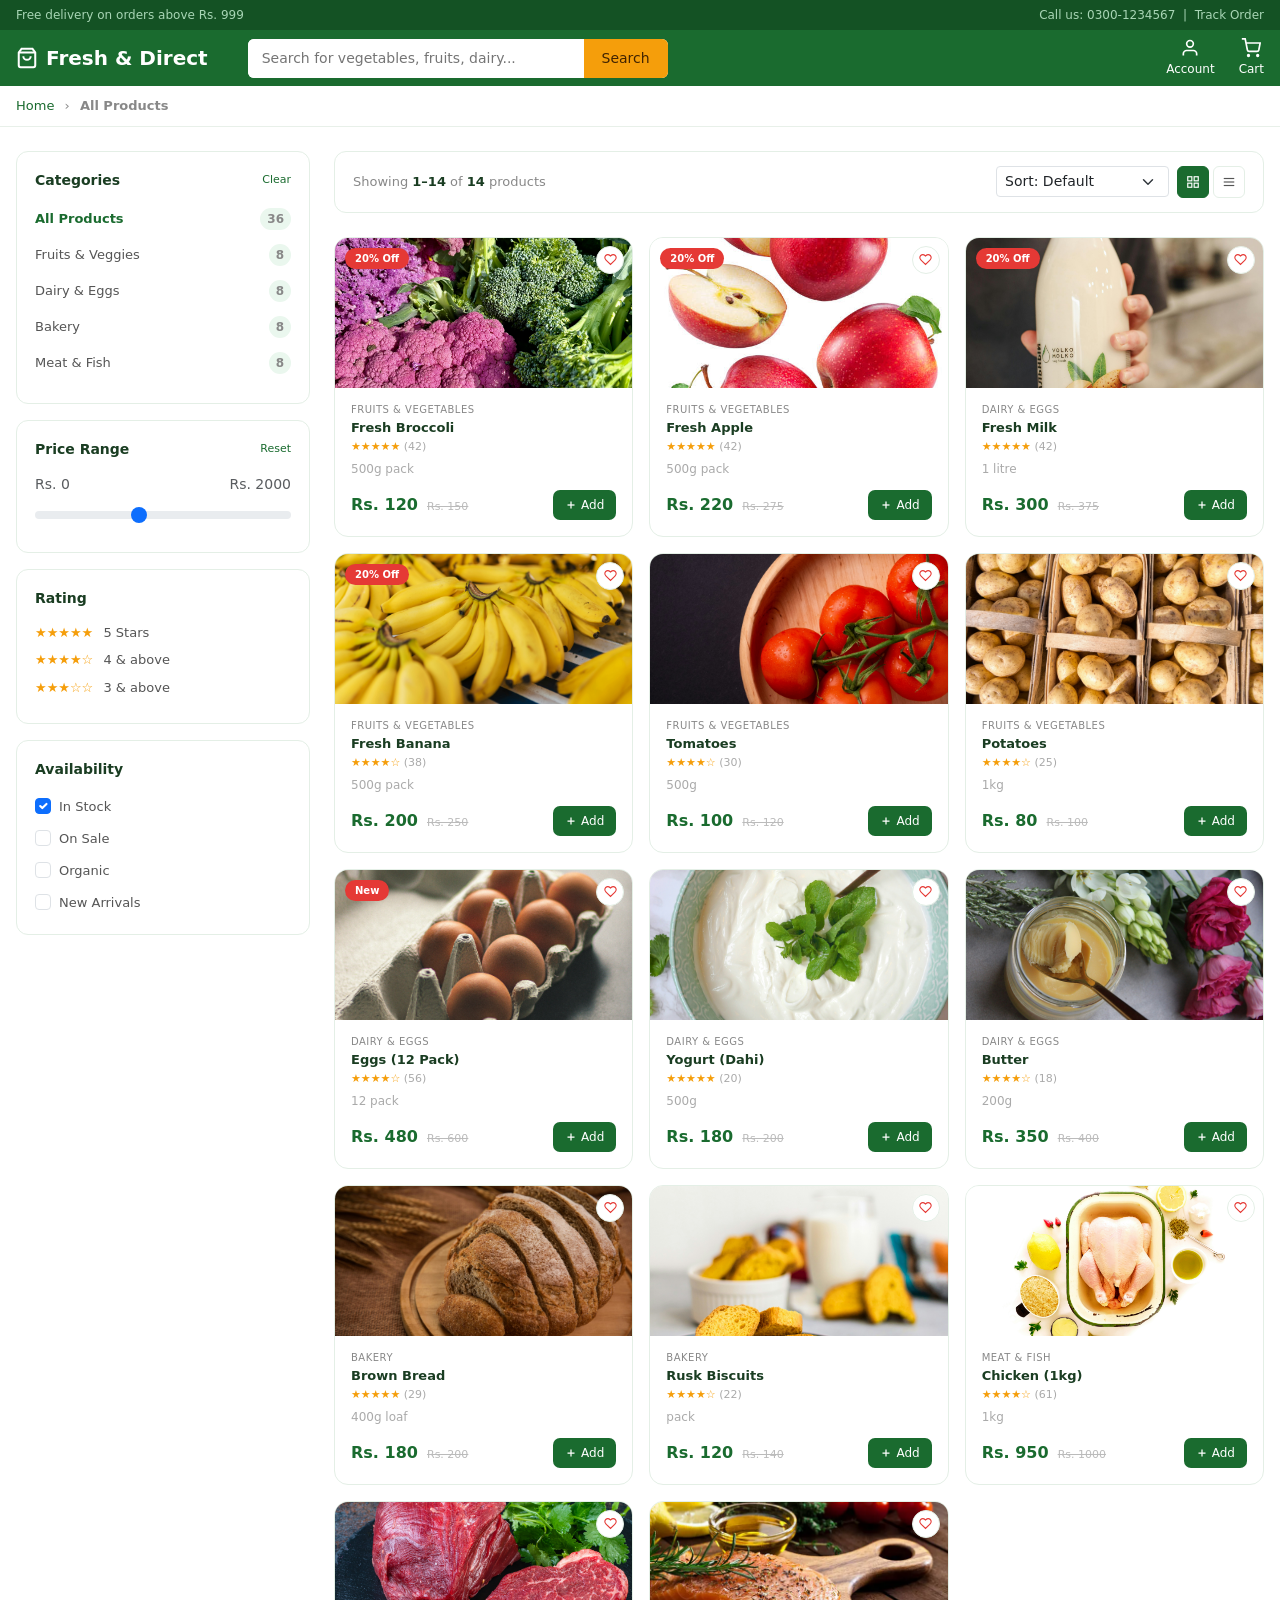
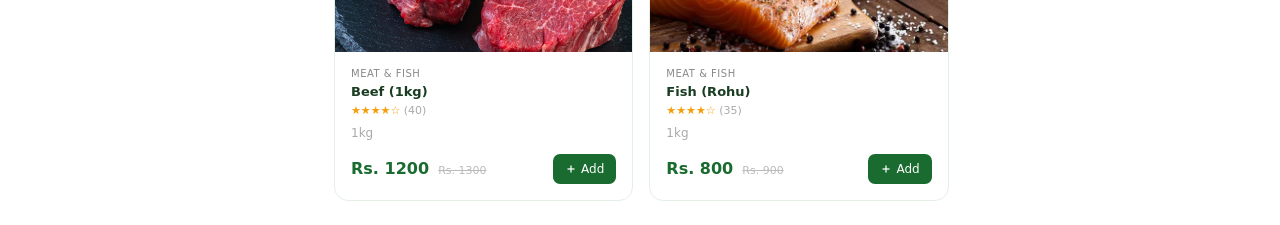
<file: products.html>
<!DOCTYPE html>
<html lang="en">
<head>
    <meta charset="UTF-8">
    <meta name="viewport" content="width=device-width, initial-scale=1.0">
    <title>All Products – Fresh & Direct</title>
    <link rel="stylesheet" href="products.css">
    <link rel="stylesheet" href="style.css">
    <link href="https://cdn.jsdelivr.net/npm/bootstrap@5.3.0/dist/css/bootstrap.min.css" rel="stylesheet">
</head>
<body>

  <!-- Top Bar -->
  <div class="top-bar">
    <span>Free delivery on orders above Rs. 999</span>
    <span class="d-none d-md-block">Call us: 0300-1234567 &nbsp;|&nbsp; Track Order</span>
  </div>

  <!-- Navbar (same as index.html) -->
  <nav class="navbar navbar-expand-lg main-navbar">
    <div class="container-fluid px-3">
      <a class="navbar-brand" href="index.html">
        <svg width="22" height="22" viewBox="0 0 24 24" fill="none" stroke="currentColor" stroke-width="2.2"><path d="M6 2L3 6v14a2 2 0 002 2h14a2 2 0 002-2V6l-3-4z"/><line x1="3" y1="6" x2="21" y2="6"/><path d="M16 10a4 4 0 01-8 0"/></svg>
        Fresh &amp; Direct
      </a>
      <div class="d-flex d-lg-none align-items-center gap-3 ms-auto me-2">
        <a href="cart.html" class="nav-icon-link position-relative">
          <svg width="22" height="22" viewBox="0 0 24 24" fill="none" stroke="#fff" stroke-width="2"><circle cx="9" cy="21" r="1"/><circle cx="20" cy="21" r="1"/><path d="M1 1h4l2.68 13.39a2 2 0 002 1.61h9.72a2 2 0 001.95-1.57l1.65-8.43H6"/></svg>
          <span class="cart-badge">3</span>
        </a>
      </div>
      <button class="navbar-toggler" type="button" data-bs-toggle="collapse" data-bs-target="#mainMenu">
        <span class="navbar-toggler-icon"></span>
      </button>
      <div class="collapse navbar-collapse" id="mainMenu">
        <div class="search-wrap mx-lg-4 my-2 my-lg-0">
          <input type="text" placeholder="Search for vegetables, fruits, dairy...">
          <button>Search</button>
        </div>
        <div class="d-none d-lg-flex align-items-center gap-4 ms-auto">
          <a href="login.html" class="nav-icon-link">
            <svg width="20" height="20" viewBox="0 0 24 24" fill="none" stroke="#fff" stroke-width="2"><path d="M20 21v-2a4 4 0 00-4-4H8a4 4 0 00-4 4v2"/><circle cx="12" cy="7" r="4"/></svg>
            <span>Account</span>
          </a>
          <a href="cart.html" class="nav-icon-link position-relative">
            <svg width="20" height="20" viewBox="0 0 24 24" fill="none" stroke="#fff" stroke-width="2"><circle cx="9" cy="21" r="1"/><circle cx="20" cy="21" r="1"/><path d="M1 1h4l2.68 13.39a2 2 0 002 1.61h9.72a2 2 0 001.95-1.57l1.65-8.43H6"/></svg>
            <span>Cart</span>
            <span class="cart-badge">3</span>
          </a>
        </div>
      </div>
    </div>
  </nav>

  <!-- Breadcrumb -->
  <div class="breadcrumb-bar">
    <div class="container-fluid px-3">
      <a href="index.html">Home</a>
      <span class="bc-sep">›</span>
      <strong>All Products</strong>
    </div>
  </div>

  <!-- Page Content -->
  <div class="container-fluid px-3 py-4">
    <div class="row g-4">

      <!-- Sidebar Filters -->
      <div class="col-lg-3 d-none d-lg-block">

        <!-- Categories -->
        <div class="filter-card mb-3">
          <div class="filter-title d-flex justify-content-between align-items-center">
            <span>Categories</span>
            <button class="filter-clear">Clear</button>
          </div>
          <ul class="cat-filter-list">
            <li class="active"><a href="#">All Products <span class="cat-count">36</span></a></li>
            <li><a href="#">Fruits &amp; Veggies <span class="cat-count">8</span></a></li>
            <li><a href="#">Dairy &amp; Eggs <span class="cat-count">8</span></a></li>
            <li><a href="#">Bakery <span class="cat-count">8</span></a></li>
            <li><a href="#">Meat &amp; Fish <span class="cat-count">8</span></a></li>
            
          </ul>
        </div>

        <!-- Price Range -->
        <div class="filter-card mb-3">
          <div class="filter-title d-flex justify-content-between align-items-center">
            <span>Price Range</span>
            <button class="filter-clear">Reset</button>
          </div>
          <div class="d-flex justify-content-between mb-2">
            <small class="text-muted">Rs. 0</small>
            <small class="text-muted" id="price-display">Rs. 2000</small>
          </div>
          <input type="range" class="form-range price-range-input" min="0" max="5000" value="2000" id="priceRange">
        </div>

        <!-- Rating -->
        <div class="filter-card mb-3">
          <div class="filter-title">Rating</div>
          <div class="rating-filter-row">★★★★★ <span>5 Stars</span></div>
          <div class="rating-filter-row">★★★★☆ <span>4 &amp; above</span></div>
          <div class="rating-filter-row">★★★☆☆ <span>3 &amp; above</span></div>
        </div>

        <!-- Availability -->
        <div class="filter-card">
          <div class="filter-title">Availability</div>
          <div class="form-check mb-2">
            <input class="form-check-input" type="checkbox" id="inStock" checked>
            <label class="form-check-label" for="inStock">In Stock</label>
          </div>
          <div class="form-check mb-2">
            <input class="form-check-input" type="checkbox" id="onSale">
            <label class="form-check-label" for="onSale">On Sale</label>
          </div>
          <div class="form-check mb-2">
            <input class="form-check-input" type="checkbox" id="organic">
            <label class="form-check-label" for="organic">Organic</label>
          </div>
          <div class="form-check">
            <input class="form-check-input" type="checkbox" id="newArr">
            <label class="form-check-label" for="newArr">New Arrivals</label>
          </div>
        </div>

      </div>

      <!-- Products Area -->
      <div class="col-lg-9">

        <!-- Toolbar -->
        <div class="products-toolbar d-flex align-items-center justify-content-between flex-wrap gap-2 mb-4">
          <p class="mb-0 toolbar-count">Showing <strong>1–12</strong> of <strong>36</strong> products</p>
          <div class="d-flex align-items-center gap-2">
            <select class="sort-select form-select form-select-sm">
              <option>Sort: Default</option>
              <option>Price: Low to High</option>
              <option>Price: High to Low</option>
              <option>Newest First</option>
              <option>Top Rated</option>
            </select>
            <div class="view-toggle d-flex gap-1">
              <button class="view-toggle-btn active" id="gridView">
                <svg width="14" height="14" viewBox="0 0 24 24" fill="none" stroke="currentColor" stroke-width="2"><rect x="3" y="3" width="7" height="7"/><rect x="14" y="3" width="7" height="7"/><rect x="3" y="14" width="7" height="7"/><rect x="14" y="14" width="7" height="7"/></svg>
              </button>
              <button class="view-toggle-btn" id="listView">
                <svg width="14" height="14" viewBox="0 0 24 24" fill="none" stroke="currentColor" stroke-width="2"><line x1="3" y1="6" x2="21" y2="6"/><line x1="3" y1="12" x2="21" y2="12"/><line x1="3" y1="18" x2="21" y2="18"/></svg>
              </button>
            </div>
          </div>
        </div>

        <!-- Product Grid -->
        <div class="row g-3" id="productsGrid">
        
  
          <div class="col-6 col-md-4">
            <div class="prod-card">
              <div class="prod-img-wrap" style="background:#eaf7ee;">
                <span class="prod-badge badge-sale">20% Off</span>
                <button class="wish-btn"><svg width="13" height="13" viewBox="0 0 24 24" fill="none" stroke="#e53935" stroke-width="2"><path d="M20.84 4.61a5.5 5.5 0 00-7.78 0L12 5.67l-1.06-1.06a5.5 5.5 0 00-7.78 7.78l1.06 1.06L12 21.23l7.78-7.78 1.06-1.06a5.5 5.5 0 000-7.78z"/></svg></button>
                <img src="images/broccoli.jpg" alt="Fresh Broccoli" style="width: 100%; height: 100%; object-fit: cover; display: block;">
              </div>
              <div class="prod-body">
                <div class="prod-cat-label">Vegetables</div>
                <h6 class="prod-title">Fresh Broccoli</h6>
                <div class="prod-stars">★★★★★ <span>(42)</span></div>
                <div class="prod-weight">500g pack</div>
                <div class="prod-footer">
                  <div><span class="prod-price">Rs. 120</span><span class="prod-old-price">Rs. 150</span></div>
                  <button class="add-to-cart-btn">
                    <svg width="12" height="12" viewBox="0 0 24 24" fill="none" stroke="#fff" stroke-width="2.5"><line x1="12" y1="5" x2="12" y2="19"/><line x1="5" y1="12" x2="19" y2="12"/></svg>
                    Add
                  </button>
                </div>
              </div>
            </div>
          </div>

        
          
        </div>

        <!-- Pagination
        <nav class="mt-4">
          <ul class="pagination justify-content-center">
            <li class="page-item"><a class="page-link" href="#">‹</a></li>
            <li class="page-item active"><a class="page-link" href="#">1</a></li>
            <li class="page-item"><a class="page-link" href="#">2</a></li>
            <li class="page-item"><a class="page-link" href="#">3</a></li>
            <li class="page-item"><a class="page-link" href="#">›</a></li>
          </ul>
        </nav> -->

      </div>
    </div>
  </div>

  <!-- Footer (same as index.html) -->

  <script src="https://cdn.jsdelivr.net/npm/bootstrap@5.3.0/dist/js/bootstrap.bundle.min.js"></script>
  <script src="products.js"></script>
</body>
</html>
</file>
<file: style.css>
/* Header */
.header {
    height: 100px;
    width: 100%;
}
/* Top bar */
.top-bar {
    background: #145224;
    color: #a8d5b5;
    font-size: 12px;
    padding: 6px 16px;
    display: flex;
    justify-content: space-between;
    align-items: center;
}

/* Main navbar */
.main-navbar {
    background: #1a6b2f;
    padding: 10px 0;
}

.main-navbar .navbar-brand {
    color: #fff;
    font-size: 20px;
    font-weight: 700;
    display: flex;
    align-items: center;
    gap: 8px;
}

.main-navbar .navbar-toggler {
    border-color: rgba(255,255,255,0.4);
}

.main-navbar .navbar-toggler-icon {
    filter: invert(1);
}

/* Search bar */
.search-wrap {
    display: flex;
    background: #fff;
    border-radius: 6px;
    overflow: hidden;
    flex: 1;
    max-width: 420px;
}

.search-wrap input {
    border: none;
    outline: none;
    padding: 9px 14px;
    font-size: 14px;
    flex: 1;
    color: #222;
}

.search-wrap button {
    background: #f59e0b;
    border: none;
    padding: 9px 18px;
    font-size: 14px;
    font-weight: 500;
    color: #412402;
    cursor: pointer;
}

.search-wrap button:hover {
    background: #d97706;
}

/* Nav icons */
.nav-icon-link {
    color: #fff;
    text-decoration: none;
    font-size: 12px;
    display: flex;
    flex-direction: column;
    align-items: center;
    gap: 2px;
    position: relative;
}

.nav-icon-link:hover {
    color: #f59e0b;
}

.nav-icon-link:hover svg {
    stroke: #f59e0b;
}

/* Cart badge */
.cart-badge {
    position: absolute;
    top: -5px;
    right: -8px;
    background: #f59e0b;
    color: #412402;
    border-radius: 50%;
    width: 17px;
    height: 17px;
    font-size: 10px;
    font-weight: 700;
    display: flex;
    align-items: center;
    justify-content: center;
}

/* Category nav */
.category-nav {
    background: #145224;
}

.cat-links {
    display: flex;
    overflow-x: auto;
    scrollbar-width: none;
}

.cat-links::-webkit-scrollbar {
    display: none;
}

.cat-link {
    color: #c8ecd4;
    text-decoration: none;
    font-size: 13px;
    padding: 10px 14px;
    white-space: nowrap;
    border-bottom: 2px solid transparent;
}

.cat-link:hover,
.cat-link.active {
    color: #fff;
    border-bottom: 2px solid #f59e0b;
}

/* Mobile collapse padding */
@media (max-width: 991px) {
    .search-wrap {
        max-width: 100%;
    }

    .navbar-collapse {
        padding-bottom: 10px;
    }
}

/* Hero Image */
.carousel-item img {
    width: 100%;
    height: 70vh;
    object-fit: cover;
}

/* Overlay */
.carousel-item::before {
    content: "";
    position: absolute;
    width: 100%;
    height: 100%;
    background: rgba(0, 0, 0, 0.4);
    top: 0;
    left: 0;
}

/* Caption position */
.carousel-caption {
    bottom: 30%;
}

/* Mobile adjustments */
@media (max-width: 768px) {
    .carousel-item img {
        height: 50vh;
    }

    .carousel-caption {
        bottom: 10%;
    }

    .carousel-caption h1 {
        font-size: 24px;
    }

    .carousel-caption p {
        font-size: 14px;
    }
}

.hero_sec_btn{
    text-decoration: none;
    color:white;
}
/* Category Section */
.category-section {
    padding: 60px 0;
    background: #f8faf8;
}

.section-heading h2 {
    font-size: 28px;
    font-weight: 700;
    color: #1a6b2f;
    margin-bottom: 6px;
}

.section-heading p {
    font-size: 14px;
    color: #888;
    margin-bottom: 36px;
}

.cat-card {
    background: #fff;
    border-radius: 14px;
    border: 1px solid #e8f0e9;
    padding: 28px 16px 20px;
    cursor: pointer;
    transition: border-color 0.2s, transform 0.2s;
}

.cat-card:hover {
    border-color: #1a6b2f;
    transform: translateY(-4px);
}

.cat-icon {
    width: 70px;
    height: 70px;
    border-radius: 50%;
    display: flex;
    align-items: center;
    justify-content: center;
    margin: 0 auto 14px;
}

.cat-icon img {
    width: 38px;
    height: 38px;
    object-fit: contain;
}

.cat-name {
    font-size: 14px;
    font-weight: 600;
    color: #1a3d22;
    margin-bottom: 4px;
}

.cat-count {
    font-size: 12px;
    color: #888;
}
/* Why Choose Us */
.wcu-section {
    padding: 60px 0;
    background: #fff;
}

.wcu-card {
    background: #f8faf8;
    border-radius: 14px;
    border: 1px solid #e4efe6;
    padding: 32px 20px 24px;
    height: 100%;
    transition: border-color 0.2s, transform 0.2s;
}

.wcu-card:hover {
    border-color: #1a6b2f;
    transform: translateY(-4px);
}

.wcu-icon {
    width: 68px;
    height: 68px;
    border-radius: 50%;
    display: flex;
    align-items: center;
    justify-content: center;
    margin-bottom: 16px;
}

.wcu-title {
    font-size: 15px;
    font-weight: 700;
    color: #1a3d22;
    margin-bottom: 8px;
}

.wcu-desc {
    font-size: 13px;
    color: #666;
    line-height: 1.6;
    margin: 0;
}

/* Stats Bar */
.wcu-stats {
    background: #1a6b2f;
    border-radius: 14px;
    overflow: hidden;
}

.stat-item {
    padding: 28px 20px;
    border-right: 1px solid rgba(255,255,255,0.15);
}

.stat-item:last-child {
    border-right: none;
}

.stat-num {
    font-size: 30px;
    font-weight: 700;
    color: #fff;
    margin-bottom: 4px;
}

.stat-label {
    font-size: 13px;
    color: #a8d5b5;
}

@media (max-width: 768px) {
    .stat-item:nth-child(2) {
        border-right: none;
    }
    .stat-item:nth-child(3) {
        border-top: 1px solid rgba(255,255,255,0.15);
    }
    .stat-item:nth-child(4) {
        border-top: 1px solid rgba(255,255,255,0.15);
    }
}
/* Featured Products */
.fp-section {
    padding: 60px 0;
    background: #f8faf8;
}

.fp-title {
    font-size: 26px;
    font-weight: 700;
    color: #1a6b2f;
    margin-bottom: 4px;
}

.fp-sub {
    font-size: 13px;
    color: #888;
    margin: 0;
}

/* Filter Tabs */
.fp-tab {
    padding: 7px 18px;
    border-radius: 20px;
    font-size: 13px;
    border: 1px solid #cde0d0;
    background: #fff;
    color: #555;
    cursor: pointer;
    transition: all 0.2s;
}

.fp-tab.active,
.fp-tab:hover {
    background: #1a6b2f;
    color: #fff;
    border-color: #1a6b2f;
}

/* Product Card */
.prod-card {
    background: #fff;
    border-radius: 14px;
    border: 1px solid #e4efe6;
    overflow: hidden;
    height: 100%;
    transition: border-color 0.2s, transform 0.2s;
}

.prod-card:hover {
    border-color: #1a6b2f;
    transform: translateY(-4px);
}

.prod-img {
    width: 100%;
    height: 160px;
    display: flex;
    align-items: center;
    justify-content: center;
    position: relative;
}

.prod-img img {
    width: 100px;
    height: 100px;
    object-fit: contain;
}

.badge-new {
    position: absolute;
    top: 10px;
    left: 10px;
    background: #1a6b2f;
    color: #fff;
    font-size: 10px;
    font-weight: 600;
    padding: 3px 10px;
    border-radius: 20px;
}

.badge-sale {
    position: absolute;
    top: 10px;
    left: 10px;
    background: #e53935;
    color: #fff;
    font-size: 10px;
    font-weight: 600;
    padding: 3px 10px;
    border-radius: 20px;
}

.wishlist-btn {
    position: absolute;
    top: 10px;
    right: 10px;
    width: 30px;
    height: 30px;
    background: #fff;
    border-radius: 50%;
    border: 1px solid #e4efe6;
    display: flex;
    align-items: center;
    justify-content: center;
    cursor: pointer;
    padding: 0;
}

.wishlist-btn:hover {
    border-color: #e53935;
}

.prod-body {
    padding: 14px 16px 16px;
}

.prod-cat {
    font-size: 11px;
    color: #888;
    text-transform: uppercase;
    letter-spacing: 0.5px;
    margin-bottom: 4px;
}

.prod-name {
    font-size: 14px;
    font-weight: 600;
    color: #1a3d22;
    margin-bottom: 6px;
}

.stars {
    font-size: 12px;
    color: #f59e0b;
    margin-bottom: 6px;
}

.stars span {
    color: #aaa;
    font-size: 11px;
}

.prod-weight {
    font-size: 12px;
    color: #aaa;
    margin-bottom: 12px;
}

.prod-footer {
    display: flex;
    align-items: center;
    justify-content: space-between;
}

.prod-price {
    font-size: 16px;
    font-weight: 700;
    color: #1a6b2f;
}

.prod-old {
    font-size: 12px;
    color: #bbb;
    text-decoration: line-through;
    margin-left: 6px;
}

.add-btn {
    background: #1a6b2f;
    color: #fff;
    border: none;
    border-radius: 8px;
    padding: 7px 14px;
    font-size: 13px;
    cursor: pointer;
    display: flex;
    align-items: center;
    gap: 5px;
    transition: background 0.2s;
}

.add-btn:hover {
    background: #145224;
}

/* View All Button */
.view-all-btn {
    display: inline-block;
    padding: 11px 40px;
    border: 2px solid #1a6b2f;
    color: #1a6b2f;
    border-radius: 8px;
    font-size: 14px;
    font-weight: 600;
    text-decoration: none;
    transition: all 0.2s;
}

.view-all-btn:hover {
    background: #1a6b2f;
    color: #fff;
}

/* Tab filter JS */
.fp-tab.active {
    background: #1a6b2f;
    color: #fff;
    border-color: #1a6b2f;
}
/* Footer */
.site-footer {
    background: #1a3d22;
    color: #c8ecd4;
}

.footer-top {
    padding: 56px 0 40px;
}

.footer-brand {
    font-size: 20px;
    font-weight: 700;
    color: #fff;
    display: flex;
    align-items: center;
    gap: 10px;
    margin-bottom: 14px;
    text-decoration: none;
}

.footer-desc {
    font-size: 13px;
    line-height: 1.7;
    color: #a8d5b5;
    margin-bottom: 20px;
}

.footer-heading {
    font-size: 15px;
    font-weight: 700;
    color: #fff;
    margin-bottom: 18px;
    position: relative;
    padding-bottom: 10px;
}

.footer-heading::after {
    content: '';
    position: absolute;
    bottom: 0;
    left: 0;
    width: 30px;
    height: 2px;
    background: #f59e0b;
    border-radius: 2px;
}

/* Footer Links */
.footer-links {
    list-style: none;
    padding: 0;
    margin: 0;
}

.footer-links li {
    margin-bottom: 10px;
}

.footer-links a {
    color: #a8d5b5;
    font-size: 13px;
    text-decoration: none;
    display: flex;
    align-items: center;
    gap: 6px;
    transition: color 0.2s;
}

.footer-links a::before {
    content: '›';
    font-size: 16px;
    color: #3b8c52;
}

.footer-links a:hover {
    color: #f59e0b;
}

/* Social Buttons */
.social-btn {
    width: 36px;
    height: 36px;
    border-radius: 50%;
    background: rgba(255,255,255,0.08);
    border: 1px solid rgba(255,255,255,0.15);
    display: flex;
    align-items: center;
    justify-content: center;
    transition: background 0.2s;
    text-decoration: none;
}

.social-btn:hover {
    background: #1a6b2f;
    border-color: #1a6b2f;
}

/* App Badges */
.app-badge {
    background: rgba(255,255,255,0.08);
    border: 1px solid rgba(255,255,255,0.15);
    border-radius: 8px;
    padding: 7px 12px;
    display: flex;
    align-items: center;
    gap: 8px;
    text-decoration: none;
    transition: background 0.2s;
}

.app-badge:hover {
    background: rgba(255,255,255,0.14);
}

.app-badge small {
    display: block;
    font-size: 10px;
    color: #a8d5b5;
    line-height: 1.2;
}

.app-badge strong {
    display: block;
    font-size: 13px;
    color: #fff;
}

/* Contact Items */
.contact-item {
    display: flex;
    align-items: flex-start;
    gap: 12px;
    margin-bottom: 14px;
}

.contact-icon {
    width: 34px;
    height: 34px;
    background: rgba(255,255,255,0.08);
    border-radius: 8px;
    display: flex;
    align-items: center;
    justify-content: center;
    flex-shrink: 0;
}

.contact-label {
    font-size: 11px;
    color: #6aad7e;
    text-transform: uppercase;
    letter-spacing: 0.5px;
    margin-bottom: 2px;
}

.contact-text {
    font-size: 13px;
    color: #a8d5b5;
    line-height: 1.5;
}

/* Newsletter */
.newsletter-note {
    font-size: 12px;
    color: #6aad7e;
    margin-bottom: 10px;
}

.newsletter-wrap {
    display: flex;
    border-radius: 8px;
    overflow: hidden;
}

.newsletter-wrap input {
    flex: 1;
    border: none;
    outline: none;
    padding: 10px 14px;
    font-size: 13px;
    background: rgba(255,255,255,0.1);
    color: #fff;
}

.newsletter-wrap input::placeholder {
    color: #6aad7e;
}

.newsletter-wrap button {
    background: #f59e0b;
    border: none;
    padding: 10px 18px;
    color: #412402;
    font-size: 13px;
    font-weight: 600;
    cursor: pointer;
    transition: background 0.2s;
}

.newsletter-wrap button:hover {
    background: #d97706;
}

/* Divider */
.footer-divider {
    border: none;
    border-top: 1px solid rgba(255,255,255,0.08);
    margin: 0;
}

/* Footer Bottom */
.footer-bottom {
    padding: 18px 0;
}

.footer-copy {
    font-size: 12px;
    color: #6aad7e;
}

/* Payment Badges */
.pay-badge {
    background: rgba(255,255,255,0.08);
    border: 1px solid rgba(255,255,255,0.15);
    border-radius: 6px;
    padding: 4px 10px;
    font-size: 11px;
    color: #c8ecd4;
    font-weight: 600;
}
</file>
<file: cart.css>
.breadcrumb-bar {
    background: #fff;
    border-bottom: 1px solid #e8f0e9;
    padding: 10px 0;
    font-size: 13px;
    color: #888;
}
.breadcrumb-bar a { color: #1a6b2f; text-decoration: none; }
.bc-sep { margin: 0 6px; }

/* Cart Box */
.cart-box {
    background: #fff;
    border-radius: 14px;
    border: 1px solid #e4efe6;
    overflow: hidden;
}

.cart-box-header {
    padding: 16px 20px;
    border-bottom: 1px solid #f0f7f1;
}

.cart-box-title {
    font-size: 16px;
    font-weight: 700;
    color: #1a3d22;
    margin: 0;
}

.cart-box-title span {
    font-size: 13px;
    color: #888;
    font-weight: 400;
}

.clear-cart-btn {
    background: none;
    border: none;
    color: #e53935;
    font-size: 12px;
    cursor: pointer;
    display: flex;
    align-items: center;
    gap: 5px;
    padding: 0;
}

/* Cart Item */
.cart-item {
    display: grid;
    grid-template-columns: 80px 1fr auto;
    gap: 16px;
    align-items: center;
    padding: 16px 20px;
    border-bottom: 1px solid #f0f7f1;
    transition: opacity 0.3s;
}

.cart-item:last-of-type { border-bottom: none; }

.ci-img {
    width: 80px;
    height: 80px;
    border-radius: 10px;
    display: flex;
    align-items: center;
    justify-content: center;
}

.ci-img img {
    width: 55px;
    height: 55px;
    object-fit: contain;
}

.ci-cat {
    font-size: 10px;
    color: #888;
    text-transform: uppercase;
    letter-spacing: 0.5px;
    margin-bottom: 3px;
}

.ci-name {
    font-size: 14px;
    font-weight: 600;
    color: #1a3d22;
    margin-bottom: 4px;
}

.ci-weight {
    font-size: 12px;
    color: #aaa;
    margin-bottom: 6px;
}

.ci-price {
    font-size: 14px;
    font-weight: 700;
    color: #1a6b2f;
}

.ci-old {
    font-size: 11px;
    color: #bbb;
    text-decoration: line-through;
    margin-left: 5px;
    font-weight: 400;
}

.ci-right {
    display: flex;
    flex-direction: column;
    align-items: flex-end;
    gap: 10px;
}

.ci-remove {
    background: none;
    border: none;
    color: #ccc;
    cursor: pointer;
    padding: 0;
    transition: color 0.2s;
}

.ci-remove:hover { color: #e53935; }

/* Qty Control */
.qty-control {
    display: flex;
    align-items: center;
    border: 1px solid #e4efe6;
    border-radius: 8px;
    overflow: hidden;
}

.qty-btn {
    width: 32px;
    height: 32px;
    background: #f8faf8;
    border: none;
    font-size: 16px;
    cursor: pointer;
    color: #1a3d22;
    transition: background 0.2s;
}

.qty-btn:hover { background: #eaf7ee; color: #1a6b2f; }

.qty-input {
    width: 36px;
    height: 32px;
    text-align: center;
    border: none;
    border-left: 1px solid #e4efe6;
    border-right: 1px solid #e4efe6;
    font-size: 14px;
    font-weight: 600;
    color: #1a3d22;
    outline: none;
    background: #fff;
}

.ci-total {
    font-size: 15px;
    font-weight: 700;
    color: #1a3d22;
}

/* Cart Footer */
.cart-box-footer {
    padding: 14px 20px;
    background: #f8faf8;
    border-top: 1px solid #e8f0e9;
    display: flex;
    align-items: center;
    gap: 10px;
    flex-wrap: wrap;
}

.continue-shopping-btn {
    background: #fff;
    color: #1a6b2f;
    border: 1px solid #1a6b2f;
    border-radius: 8px;
    padding: 9px 14px;
    font-size: 13px;
    font-weight: 600;
    text-decoration: none;
    display: flex;
    align-items: center;
    gap: 6px;
    white-space: nowrap;
    transition: background 0.2s;
}

.continue-shopping-btn:hover { background: #eaf7ee; color: #1a6b2f; }

.coupon-wrap { display: flex; flex: 1; gap: 8px; min-width: 200px; }

.coupon-input {
    flex: 1;
    border: 1px solid #e4efe6;
    border-radius: 8px;
    padding: 9px 14px;
    font-size: 13px;
    outline: none;
    color: #333;
}

.coupon-apply-btn {
    background: #1a6b2f;
    color: #fff;
    border: none;
    border-radius: 8px;
    padding: 9px 18px;
    font-size: 13px;
    font-weight: 600;
    cursor: pointer;
    white-space: nowrap;
    transition: background 0.2s;
}

.coupon-apply-btn:hover { background: #145224; }

/* Free Delivery Banner */
.free-delivery-banner {
    background: #eaf7ee;
    border: 1px solid #c8e6c9;
    border-radius: 12px;
    padding: 14px 16px;
    display: flex;
    align-items: center;
    gap: 12px;
}

.fd-icon {
    width: 38px;
    height: 38px;
    background: #1a6b2f;
    border-radius: 50%;
    display: flex;
    align-items: center;
    justify-content: center;
    flex-shrink: 0;
}

.free-delivery-banner strong {
    display: block;
    font-size: 14px;
    color: #1a3d22;
    margin-bottom: 2px;
}

.free-delivery-banner p {
    font-size: 12px;
    color: #555;
    margin: 0;
}

/* Summary Card */
.summary-card {
    background: #fff;
    border-radius: 14px;
    border: 1px solid #e4efe6;
    padding: 20px;
}

.summary-heading {
    font-size: 16px;
    font-weight: 700;
    color: #1a3d22;
    margin-bottom: 18px;
    padding-bottom: 12px;
    border-bottom: 1px solid #f0f7f1;
}

.summary-row {
    display: flex;
    justify-content: space-between;
    font-size: 13px;
    color: #666;
    margin-bottom: 12px;
}

.summary-row span:last-child { font-weight: 500; color: #1a3d22; }
.summary-row.text-success span:last-child { color: #1a6b2f; }

.summary-hr { border: none; border-top: 1px solid #f0f7f1; margin: 14px 0; }

.summary-total-row {
    display: flex;
    justify-content: space-between;
    font-size: 17px;
    font-weight: 700;
    color: #1a3d22;
    margin-bottom: 4px;
}

/* Checkout Button */
.checkout-btn {
    display: flex;
    align-items: center;
    justify-content: center;
    gap: 8px;
    width: 100%;
    background: #1a6b2f;
    color: #fff;
    border: none;
    border-radius: 10px;
    padding: 14px;
    font-size: 15px;
    font-weight: 700;
    text-decoration: none;
    margin-top: 16px;
    transition: background 0.2s;
}

.checkout-btn:hover { background: #145224; color: #fff; }

.secure-note {
    text-align: center;
    font-size: 11px;
    color: #aaa;
    margin-top: 10px;
    display: flex;
    align-items: center;
    justify-content: center;
    gap: 4px;
}

.pay-methods-row {
    display: flex;
    gap: 8px;
    flex-wrap: wrap;
    margin-top: 12px;
}

.pay-pill {
    border: 1px solid #e4efe6;
    border-radius: 6px;
    padding: 4px 10px;
    font-size: 11px;
    color: #555;
    font-weight: 600;
}

/* Mobile */
@media (max-width: 576px) {
    .cart-item {
        grid-template-columns: 60px 1fr auto;
        gap: 10px;
        padding: 14px;
    }
    .ci-img { width: 60px; height: 60px; }
}
</file>
<file: checkout.css>
.breadcrumb-bar {
    background: #fff;
    border-bottom: 1px solid #e8f0e9;
    padding: 10px 0;
    font-size: 13px;
    color: #888;
}
.breadcrumb-bar a { color: #1a6b2f; text-decoration: none; }
.bc-sep { margin: 0 6px; }

/* Progress Steps */
.checkout-steps-wrap {
    background: #fff;
    border-bottom: 1px solid #e8f0e9;
    padding: 16px 20px;
}

.checkout-steps {
    display: flex;
    align-items: center;
    justify-content: center;
    max-width: 460px;
    margin: 0 auto;
}

.ch-step {
    display: flex;
    flex-direction: column;
    align-items: center;
    gap: 5px;
}

.ch-circle {
    width: 34px;
    height: 34px;
    border-radius: 50%;
    border: 2px solid #e4efe6;
    background: #fff;
    color: #aaa;
    font-size: 13px;
    font-weight: 700;
    display: flex;
    align-items: center;
    justify-content: center;
}

.ch-step.done .ch-circle { background: #1a6b2f; border-color: #1a6b2f; color: #fff; }
.ch-step.active .ch-circle { border-color: #1a6b2f; color: #1a6b2f; }

.ch-label { font-size: 11px; color: #aaa; white-space: nowrap; }
.ch-step.done .ch-label,
.ch-step.active .ch-label { color: #1a6b2f; font-weight: 600; }

.ch-line { flex: 1; height: 2px; background: #e4efe6; margin-bottom: 18px; }
.ch-line.done { background: #1a6b2f; }

/* Checkout Cards */
.checkout-card {
    background: #fff;
    border-radius: 14px;
    border: 1px solid #e4efe6;
    overflow: hidden;
}

.checkout-card-head {
    padding: 14px 20px;
    border-bottom: 1px solid #f0f7f1;
    display: flex;
    align-items: center;
    gap: 10px;
}

.step-badge {
    width: 26px;
    height: 26px;
    border-radius: 50%;
    background: #1a6b2f;
    color: #fff;
    font-size: 12px;
    font-weight: 700;
    display: flex;
    align-items: center;
    justify-content: center;
    flex-shrink: 0;
}

.checkout-card-title {
    font-size: 15px;
    font-weight: 700;
    color: #1a3d22;
    margin: 0;
}

.checkout-card-body { padding: 20px; }

/* Form Fields */
.field-label {
    display: block;
    font-size: 12px;
    font-weight: 600;
    color: #555;
    margin-bottom: 5px;
}

.field-input {
    width: 100%;
    border: 1px solid #e4efe6;
    border-radius: 8px;
    padding: 10px 14px;
    font-size: 13px;
    color: #333;
    outline: none;
    transition: border-color 0.2s;
}

.field-input:focus { border-color: #1a6b2f; }

.field-select {
    width: 100%;
    border: 1px solid #e4efe6;
    border-radius: 8px;
    padding: 10px 14px;
    font-size: 13px;
    color: #333;
    outline: none;
    background: #fff;
    cursor: pointer;
    transition: border-color 0.2s;
}

.field-select:focus { border-color: #1a6b2f; }

/* Delivery Slots */
.slot-card {
    border: 1px solid #e4efe6;
    border-radius: 10px;
    padding: 12px 8px;
    text-align: center;
    cursor: pointer;
    transition: all 0.2s;
}

.slot-card:hover { border-color: #1a6b2f; }
.slot-card.active { border-color: #1a6b2f; background: #eaf7ee; }

.slot-day { font-size: 11px; color: #888; margin-bottom: 3px; }
.slot-time { font-size: 12px; font-weight: 600; color: #1a3d22; }
.slot-card.active .slot-time { color: #1a6b2f; }
.slot-free { font-size: 10px; color: #1a6b2f; margin-top: 3px; }

/* Payment Options */
.payment-options { display: flex; flex-direction: column; gap: 10px; }

.payment-option {
    border: 1px solid #e4efe6;
    border-radius: 10px;
    padding: 14px 16px;
    cursor: pointer;
    transition: all 0.2s;
    display: flex;
    align-items: center;
    gap: 12px;
}

.payment-option:hover { border-color: #1a6b2f; }
.payment-option.active { border-color: #1a6b2f; background: #eaf7ee; }

.pay-radio-circle {
    width: 18px;
    height: 18px;
    border-radius: 50%;
    border: 2px solid #e4efe6;
    display: flex;
    align-items: center;
    justify-content: center;
    flex-shrink: 0;
    transition: border-color 0.2s;
}

.payment-option.active .pay-radio-circle { border-color: #1a6b2f; }

.pay-radio-inner {
    width: 8px;
    height: 8px;
    border-radius: 50%;
    background: #1a6b2f;
    display: none;
}

.payment-option.active .pay-radio-inner { display: block; }

.pay-icon-box {
    width: 38px;
    height: 38px;
    border-radius: 8px;
    display: flex;
    align-items: center;
    justify-content: center;
    flex-shrink: 0;
}

.pay-option-name { font-size: 13px; font-weight: 600; color: #1a3d22; }
.pay-option-desc { font-size: 11px; color: #888; }

/* Card Fields */
.card-fields {
    display: none;
    background: #f8faf8;
    border-radius: 10px;
    padding: 16px;
    border: 1px solid #e4efe6;
}

.card-fields.show { display: block; }

/* Order Summary */
.order-summary-card {
    background: #fff;
    border-radius: 14px;
    border: 1px solid #e4efe6;
    padding: 20px;
    position: sticky;
    top: 20px;
}

.os-title {
    font-size: 16px;
    font-weight: 700;
    color: #1a3d22;
    margin-bottom: 16px;
    padding-bottom: 12px;
    border-bottom: 1px solid #f0f7f1;
}

.os-items { margin-bottom: 14px; }

.os-item {
    display: flex;
    align-items: center;
    gap: 10px;
    margin-bottom: 10px;
}

.os-item-img {
    width: 42px;
    height: 42px;
    border-radius: 8px;
    display: flex;
    align-items: center;
    justify-content: center;
    flex-shrink: 0;
}

.os-item-img img {
    width: 28px;
    height: 28px;
    object-fit: contain;
}

.os-item-name {
    flex: 1;
    font-size: 13px;
    font-weight: 600;
    color: #1a3d22;
}

.os-item-name span { font-size: 11px; color: #888; font-weight: 400; margin-left: 4px; }

.os-item-price { font-size: 13px; font-weight: 700; color: #1a6b2f; }

.os-hr { border: none; border-top: 1px solid #f0f7f1; margin: 12px 0; }

.os-row {
    display: flex;
    justify-content: space-between;
    font-size: 13px;
    color: #666;
    margin-bottom: 8px;
}

.os-row span:last-child { font-weight: 500; color: #1a3d22; }

.os-total {
    display: flex;
    justify-content: space-between;
    font-size: 17px;
    font-weight: 700;
    color: #1a3d22;
}

.place-order-btn {
    width: 100%;
    background: #1a6b2f;
    color: #fff;
    border: none;
    border-radius: 10px;
    padding: 14px;
    font-size: 15px;
    font-weight: 700;
    cursor: pointer;
    margin-top: 16px;
    display: flex;
    align-items: center;
    justify-content: center;
    gap: 8px;
    transition: background 0.2s;
}

.place-order-btn:hover { background: #145224; }

.os-secure {
    text-align: center;
    font-size: 11px;
    color: #aaa;
    margin-top: 10px;
    display: flex;
    align-items: center;
    justify-content: center;
    gap: 4px;
}

.os-terms {
    font-size: 11px;
    color: #aaa;
    text-align: center;
    margin-top: 8px;
    line-height: 1.5;
}

.os-terms a { color: #1a6b2f; text-decoration: none; }

/* Mobile */
@media (max-width: 576px) {
    .checkout-card-body { padding: 16px; }
}
</file>
<file: from.css>
/* Reset */
* {
    margin: 0;
    padding: 0;
    box-sizing: border-box;
}

/* Body */
body {
    font-family: 'Segoe UI', sans-serif;
    background: linear-gradient(135deg, #1e1f25, #2b2e38);
    display: flex;
    justify-content: center;
    align-items: center;
    min-height: 100vh;
    padding: 20px;
}

/* Card */
.card {
    background: rgba(255, 255, 255, 0.05);
    backdrop-filter: blur(15px);
    border-radius: 20px;
    padding: 35px;
    width: 100%;
    max-width: 420px;
    color: #fff;
    box-shadow: 0 10px 40px rgba(0,0,0,0.5);
    border: 1px solid rgba(255,255,255,0.08);
    transition: 0.3s;
}

.card:hover {
    transform: translateY(-5px);
}

/* Heading */
.card h2 {
    font-size: 24px;
    margin-bottom: 5px;
}

.card p {
    font-size: 13px;
    color: #b0b3b8;
    margin-bottom: 15px;
}

/* Input group */
.input-group {
    margin-top: 15px;
}

.input-group label {
    font-size: 12px;
    margin-bottom: 6px;
    display: block;
    color: #cfd2da;
}

/* Row */
.input-row {
    display: flex;
    gap: 15px;
}

/* Inputs */
input {
    width: 100%;
    padding: 12px;
    border-radius: 8px;
    border: 1px solid transparent;
    outline: none;
    background: rgba(255,255,255,0.08);
    color: white;
    transition: 0.3s;
}

/* Input Focus Effect */
input:focus {
    border: 1px solid #6c7ae0;
    box-shadow: 0 0 10px rgba(108,122,224,0.6);
}

/* Placeholder */
input::placeholder {
    color: #aaa;
}

/* Password box */
.password-box {
    position: relative;
}

.toggle {
    position: absolute;
    right: 12px;
    top: 10px;
    cursor: pointer;
    color: #bbb;
    transition: 0.3s;
}

.toggle:hover {
    color: white;
}

/* Button */
button {
    width: 100%;
    padding: 14px;
    margin-top: 25px;
    border: none;
    border-radius: 10px;
    background: linear-gradient(135deg, #6c7ae0, #8f9fff);
    color: white;
    font-size: 16px;
    cursor: pointer;
    transition: 0.3s;
    box-shadow: 0 5px 20px rgba(108,122,224,0.4);
}

button:hover {
    transform: translateY(-2px);
    box-shadow: 0 8px 25px rgba(108,122,224,0.6);
}

/* Error */
.error {
    color: #ff6b6b;
    font-size: 12px;
    margin-top: 4px;
}

/* Success */
.success {
    color: #4caf50;
    text-align: center;
    margin-top: 10px;
}

/* Responsive */
@media (max-width: 500px) {
    .input-row {
        flex-direction: column;
        gap: 10px;
    }

    .card {
        padding: 25px;
    }
}
</file>
<file: login.css>
/* Page Layout */
.auth-page-wrap {
    min-height: calc(100vh - 88px);
    display: flex;
    align-items: center;
    justify-content: center;
    gap: 40px;
    padding: 40px 20px;
    flex-wrap: wrap;
}

/* Auth Card */
.auth-card {
    background: #fff;
    border-radius: 16px;
    border: 1px solid #e4efe6;
    padding: 36px 32px;
    width: 100%;
    max-width: 420px;
}

.auth-logo-wrap {
    display: flex;
    justify-content: center;
    margin-bottom: 24px;
}

.auth-logo-icon {
    width: 48px;
    height: 48px;
    background: #eaf7ee;
    border-radius: 50%;
    display: flex;
    align-items: center;
    justify-content: center;
}

/* Tabs */
.auth-tabs {
    display: flex;
    background: #f8faf8;
    border-radius: 10px;
    padding: 4px;
    margin-bottom: 28px;
    border: 1px solid #e4efe6;
    gap: 4px;
}

.auth-tab {
    flex: 1;
    padding: 9px;
    text-align: center;
    border-radius: 8px;
    font-size: 13px;
    font-weight: 600;
    color: #888;
    cursor: pointer;
    border: none;
    background: transparent;
    transition: all 0.2s;
}

.auth-tab.active {
    background: #1a6b2f;
    color: #fff;
}

/* Page Sections */
.auth-page { display: none; }
.auth-page.active { display: block; }

.auth-title {
    font-size: 22px;
    font-weight: 700;
    color: #1a3d22;
    text-align: center;
    margin-bottom: 4px;
}

.auth-sub {
    font-size: 13px;
    color: #888;
    text-align: center;
    margin-bottom: 24px;
}

/* Fields */
.auth-field-group { margin-bottom: 16px; }

.auth-label {
    display: block;
    font-size: 12px;
    font-weight: 600;
    color: #555;
    margin-bottom: 5px;
}

.auth-input-wrap { position: relative; }

.auth-input {
    width: 100%;
    border: 1px solid #e4efe6;
    border-radius: 8px;
    padding: 11px 40px 11px 14px;
    font-size: 13px;
    color: #333;
    outline: none;
    transition: border-color 0.2s;
}

.auth-input:focus { border-color: #1a6b2f; }

.error-message{
    display:none;
    color:red;
    font-size: small;
}
.toggle-pass {
    position: absolute;
    right: 12px;
    top: 50%;
    transform: translateY(-50%);
    background: none;
    border: none;
    cursor: pointer;
    color: #aaa;
    padding: 0;
    display: flex;
    align-items: center;
    transition: color 0.2s;
}

.toggle-pass:hover { color: #1a6b2f; }

.auth-hint {
    font-size: 11px;
    color: #aaa;
    margin-top: 4px;
    display: block;
}

/* Forgot */
.auth-forgot {
    text-align: right;
    margin-top: -8px;
    margin-bottom: 14px;
}

.auth-forgot a {
    font-size: 12px;
    color: #1a6b2f;
    text-decoration: none;
}

.auth-forgot a:hover { text-decoration: underline; }

/* Checkbox */
.auth-check-row {
    display: flex;
    align-items: flex-start;
    gap: 8px;
    font-size: 12px;
    color: #666;
    margin-bottom: 20px;
    line-height: 1.5;
}

.auth-check-row input {
    accent-color: #1a6b2f;
    width: 14px;
    height: 14px;
    flex-shrink: 0;
    margin-top: 2px;
}

#termsconditions{
    display: flex;
    flex-direction: column;
}

.auth-check-row a { color: #1a6b2f; text-decoration: none; }

/* Submit Button */
.auth-submit-btn {
    width: 100%;
    background: #1a6b2f;
    color: #fff;
    border: none;
    border-radius: 10px;
    padding: 13px;
    font-size: 15px;
    font-weight: 700;
    cursor: pointer;
    display: flex;
    align-items: center;
    justify-content: center;
    gap: 8px;
    margin-bottom: 18px;
    transition: background 0.2s;
}

.auth-submit-btn:hover { background: #145224; }

/* Divider */
.auth-divider {
    display: flex;
    align-items: center;
    gap: 12px;
    margin-bottom: 16px;
    color: #aaa;
    font-size: 12px;
}

.auth-divider::before,
.auth-divider::after {
    content: '';
    flex: 1;
    height: 1px;
    background: #e4efe6;
}

/* Social Buttons */
.social-login-btns {
    display: flex;
    gap: 10px;
    margin-bottom: 20px;
}

.social-login-btn {
    flex: 1;
    border: 1px solid #e4efe6;
    border-radius: 8px;
    padding: 10px;
    display: flex;
    align-items: center;
    justify-content: center;
    gap: 8px;
    font-size: 13px;
    font-weight: 600;
    color: #555;
    cursor: pointer;
    background: #fff;
    transition: all 0.2s;
}

.social-login-btn:hover {
    border-color: #1a6b2f;
    color: #1a6b2f;
}

/* Switch Text */
.auth-switch-text {
    text-align: center;
    font-size: 13px;
    color: #888;
    margin: 0;
}

.auth-switch-text a {
    color: #1a6b2f;
    font-weight: 600;
    text-decoration: none;
    cursor: pointer;
}

/* Password Strength */
.strength-bar {
    display: flex;
    gap: 4px;
    margin-top: 6px;
    margin-bottom: 4px;
}

.strength-seg {
    height: 4px;
    border-radius: 2px;
    flex: 1;
    background: #e4efe6;
    transition: background 0.3s;
}

.strength-text {
    font-size: 11px;
    display: block;
    min-height: 16px;
}

/* Right Panel */
.auth-right-panel {
    background: #1a3d22;
    border-radius: 16px;
    padding: 40px 36px;
    max-width: 380px;
    width: 100%;
}

.panel-heading {
    font-size: 22px;
    font-weight: 700;
    color: #fff;
    margin-bottom: 10px;
    line-height: 1.3;
}

.panel-desc {
    font-size: 13px;
    color: #a8d5b5;
    margin-bottom: 28px;
    line-height: 1.6;
}

.panel-feature {
    display: flex;
    align-items: flex-start;
    gap: 12px;
    margin-bottom: 18px;
}

.panel-feat-icon {
    width: 36px;
    height: 36px;
    background: rgba(255,255,255,0.1);
    border-radius: 8px;
    display: flex;
    align-items: center;
    justify-content: center;
    flex-shrink: 0;
}

.panel-feat-name {
    font-size: 13px;
    font-weight: 600;
    color: #fff;
    margin-bottom: 2px;
}

.panel-feat-desc {
    font-size: 12px;
    color: #6aad7e;
}

.panel-members-badge {
    display: inline-block;
    background: rgba(245,158,11,0.2);
    color: #f59e0b;
    font-size: 12px;
    font-weight: 600;
    padding: 6px 16px;
    border-radius: 20px;
    margin-top: 10px;
}

/* Mobile */
@media (max-width: 768px) {
    .auth-right-panel { display: none; }
    .auth-card { padding: 28px 20px; }
}
</file>
<file: products.css>
/* Breadcrumb */
.breadcrumb-bar {
    background: #fff;
    border-bottom: 1px solid #e8f0e9;
    padding: 10px 0;
    font-size: 13px;
    color: #888;
}

.breadcrumb-bar a { color: #1a6b2f; text-decoration: none; }
.bc-sep { margin: 0 6px; }

/* Filter Cards */
.filter-card {
    background: #fff;
    border-radius: 12px;
    border: 1px solid #e4efe6;
    padding: 18px;
}

.filter-title {
    font-size: 14px;
    font-weight: 700;
    color: #1a3d22;
    margin-bottom: 14px;
}

.filter-clear {
    font-size: 11px;
    color: #1a6b2f;
    background: none;
    border: none;
    cursor: pointer;
    padding: 0;
}

.cat-filter-list {
    list-style: none;
    padding: 0;
    margin: 0;
}

.cat-filter-list li {
    margin-bottom: 8px;
}

.cat-filter-list li a {
    display: flex;
    align-items: center;
    justify-content: space-between;
    font-size: 13px;
    color: #555;
    text-decoration: none;
    padding: 3px 0;
    transition: color 0.2s;
}

.cat-filter-list li a:hover,
.cat-filter-list li.active a {
    color: #1a6b2f;
    font-weight: 600;
}

.cat-count {
    background: #eaf7ee;
    color: #1a6b2f;
    font-size: 11px;
    font-weight: 600;
    padding: 2px 7px;
    border-radius: 20px;
}

.price-range-input { accent-color: #1a6b2f; }

.rating-filter-row {
    font-size: 13px;
    color: #f59e0b;
    margin-bottom: 8px;
    cursor: pointer;
}

.rating-filter-row span { color: #555; margin-left: 6px; }
.rating-filter-row:hover span { color: #1a6b2f; }

.form-check-input:checked { background-color: #1a6b2f; border-color: #1a6b2f; }
.form-check-label { font-size: 13px; color: #555; }

/* Toolbar */
.products-toolbar {
    background: #fff;
    border-radius: 12px;
    border: 1px solid #e4efe6;
    padding: 14px 18px;
}

.toolbar-count { font-size: 13px; color: #888; }
.toolbar-count strong { color: #1a3d22; }

.sort-select {
    font-size: 13px;
    border-color: #e4efe6;
    color: #555;
    width: auto;
}

.view-toggle-btn {
    width: 32px;
    height: 32px;
    border-radius: 6px;
    border: 1px solid #e4efe6;
    background: #fff;
    display: flex;
    align-items: center;
    justify-content: center;
    cursor: pointer;
    transition: all 0.2s;
    color: #555;
}

.view-toggle-btn.active {
    background: #1a6b2f;
    border-color: #1a6b2f;
    color: #fff;
}

/* Product Card */
.prod-card {
    background: #fff;
    border-radius: 14px;
    border: 1px solid #e4efe6;
    overflow: hidden;
    height: 100%;
    transition: border-color 0.2s, transform 0.2s;
}

.prod-card:hover {
    border-color: #1a6b2f;
    transform: translateY(-3px);
}

.prod-img-wrap {
    height: 150px;
    display: flex;
    align-items: center;
    justify-content: center;
    position: relative;
}

.prod-img-wrap img {
    width: 90px;
    height: 90px;
    object-fit: contain;
}

.prod-badge {
    position: absolute;
    top: 8px;
    left: 8px;
    font-size: 10px;
    font-weight: 600;
    padding: 3px 8px;
    border-radius: 20px;
}

.badge-sale { background: #e53935; color: #fff; }
.badge-new  { background: #1a6b2f; color: #fff; }
.badge-org  { background: #f59e0b; color: #412402; }

.wish-btn {
    position: absolute;
    top: 8px;
    right: 8px;
    width: 28px;
    height: 28px;
    background: #fff;
    border-radius: 50%;
    border: 1px solid #e4efe6;
    display: flex;
    align-items: center;
    justify-content: center;
    cursor: pointer;
    padding: 0;
    transition: border-color 0.2s;
}

.wish-btn:hover { border-color: #e53935; }

.prod-body { padding: 12px 14px 14px; }

.prod-cat-label {
    font-size: 10px;
    color: #888;
    text-transform: uppercase;
    letter-spacing: 0.5px;
    margin-bottom: 3px;
}

.prod-title {
    font-size: 13px;
    font-weight: 600;
    color: #1a3d22;
    margin-bottom: 4px;
}

.prod-stars {
    font-size: 11px;
    color: #f59e0b;
    margin-bottom: 4px;
}

.prod-stars span { color: #aaa; }

.prod-weight {
    font-size: 11px;
    color: #aaa;
    margin-bottom: 10px;
}

.prod-footer {
    display: flex;
    align-items: center;
    justify-content: space-between;
}

.prod-price {
    font-size: 15px;
    font-weight: 700;
    color: #1a6b2f;
}

.prod-old-price {
    font-size: 11px;
    color: #bbb;
    text-decoration: line-through;
    margin-left: 4px;
}

.add-to-cart-btn {
    background: #1a6b2f;
    color: #fff;
    border: none;
    border-radius: 7px;
    padding: 6px 12px;
    font-size: 12px;
    cursor: pointer;
    display: flex;
    align-items: center;
    gap: 4px;
    transition: background 0.2s;
}

.add-to-cart-btn:hover { background: #145224; }

/* Pagination */
.page-link {
    color: #1a6b2f;
    border-color: #e4efe6;
    border-radius: 8px !important;
    margin: 0 2px;
    font-size: 13px;
}

.page-item.active .page-link {
    background: #1a6b2f;
    border-color: #1a6b2f;
}
</file>
